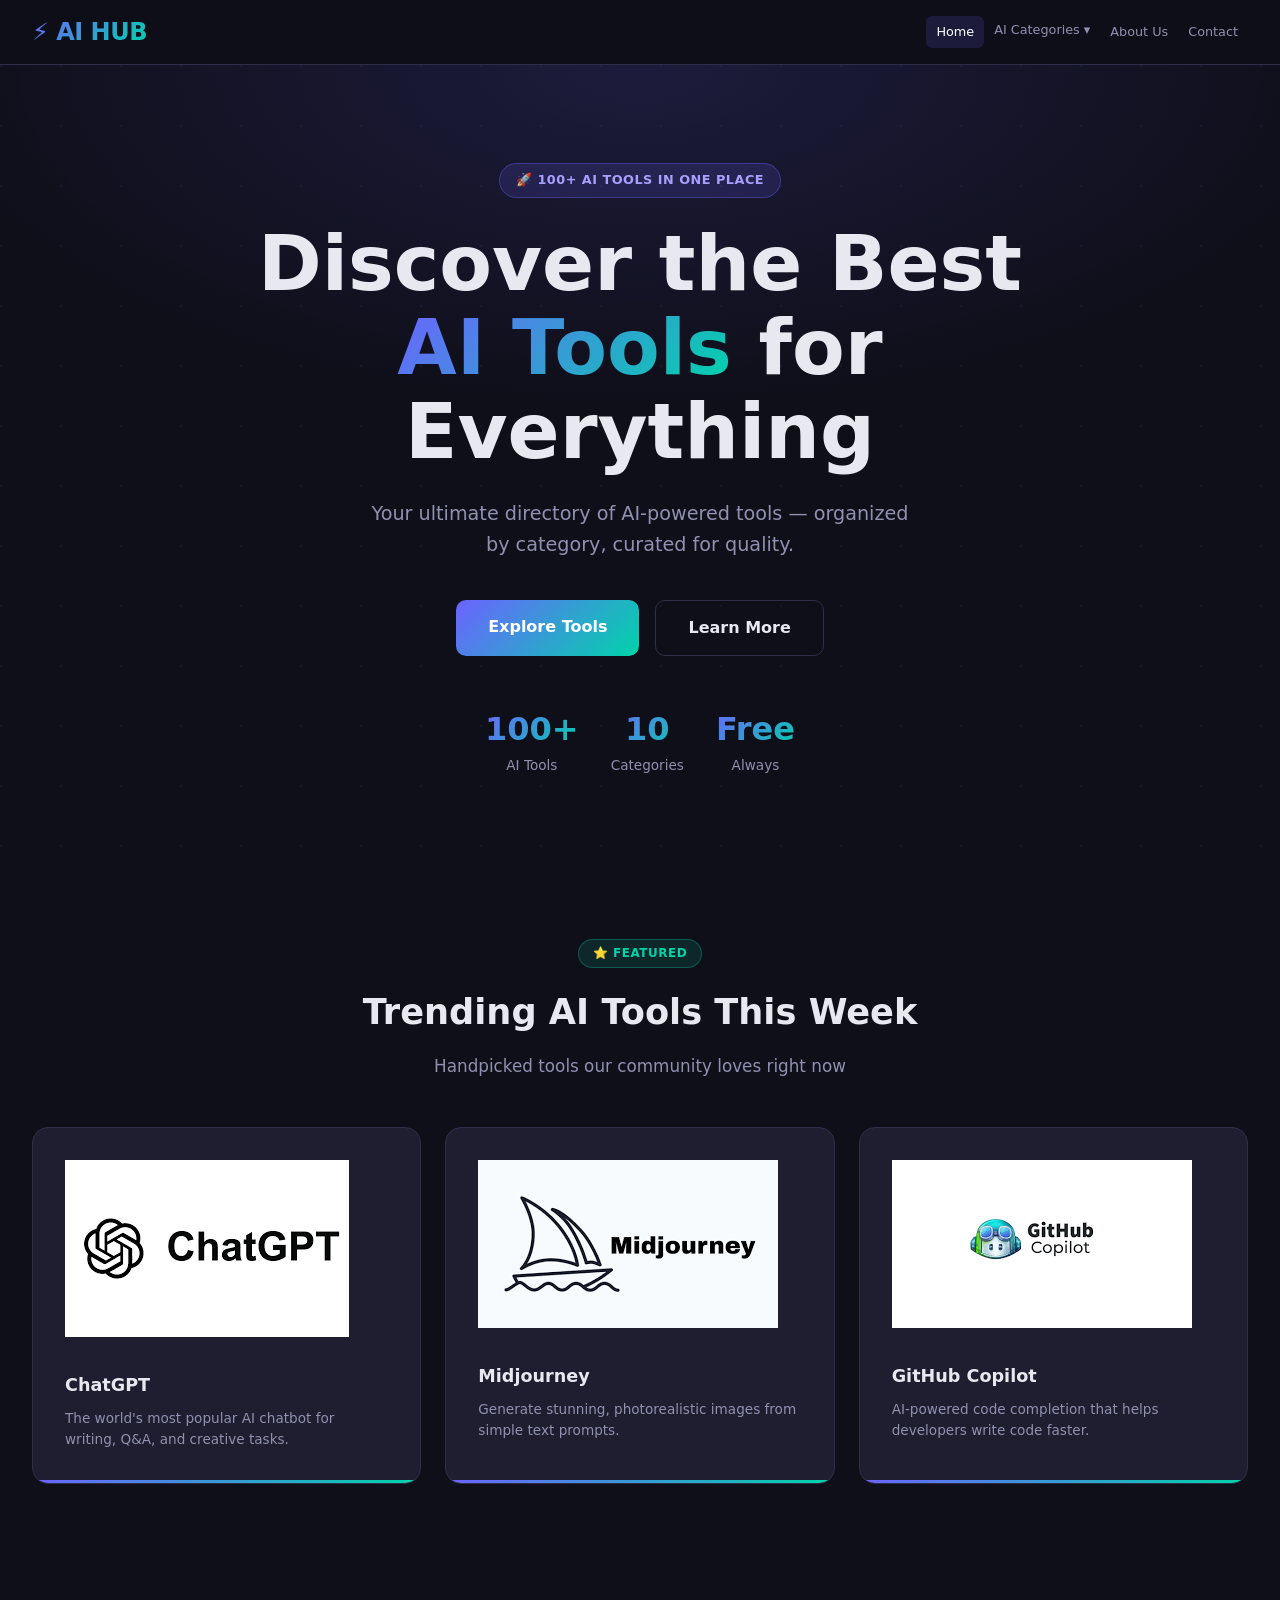
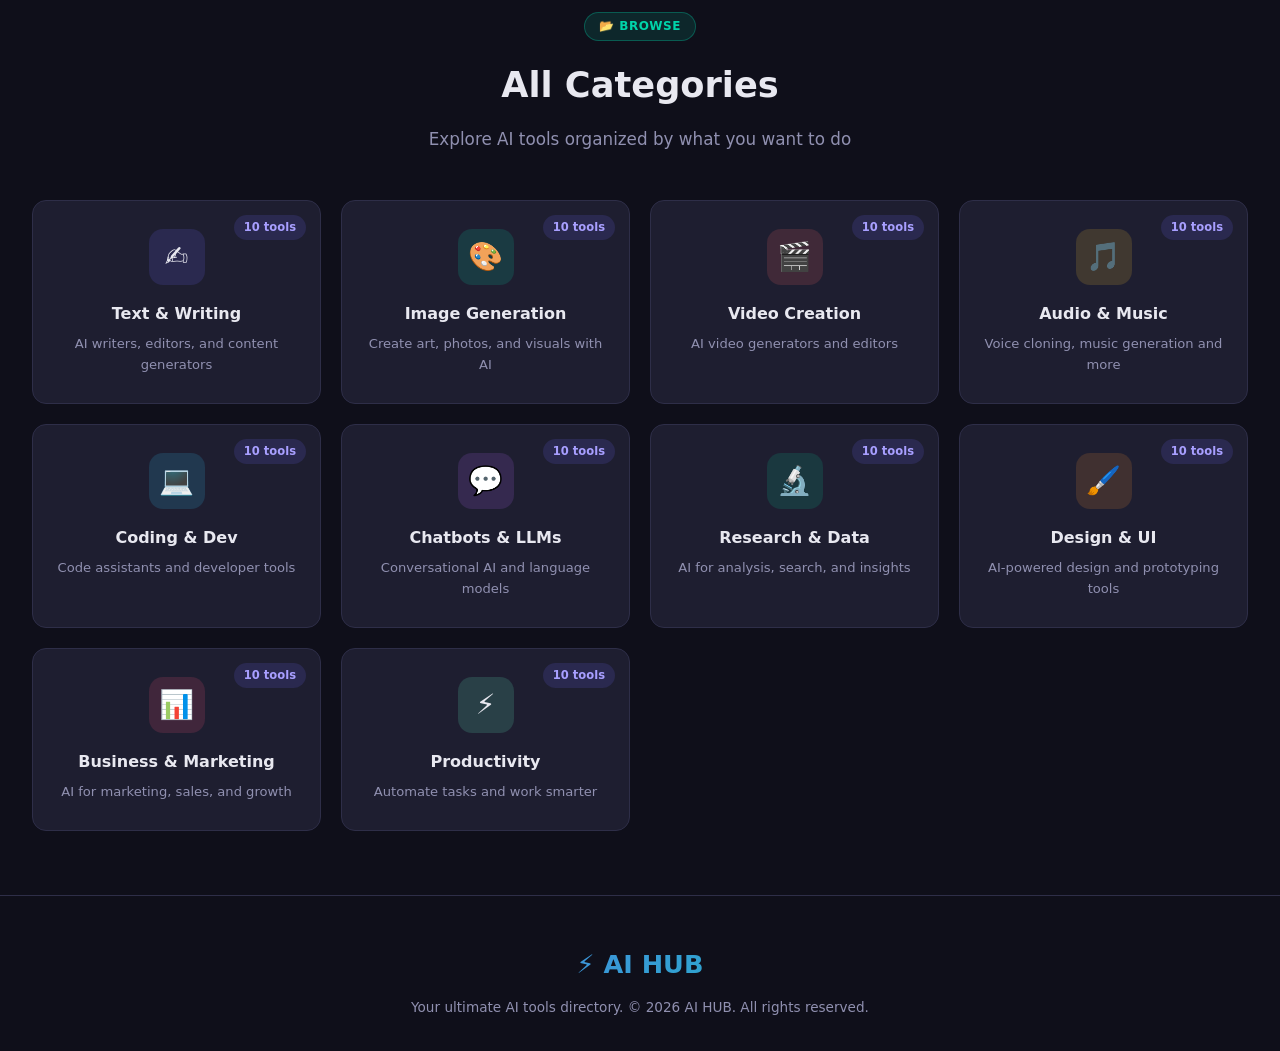
<file: index.html>
<!DOCTYPE html>
<html lang="en">
<head>
  <meta charset="UTF-8" />
  <meta name="viewport" content="width=device-width, initial-scale=1.0"/>
  <title>AI HUB – Your AI Tools Directory</title>
  <link rel="stylesheet" href="style.css" />
  <style>
    .hero {
      min-height: 90vh; display: flex; flex-direction: column;
      align-items: center; justify-content: center;
      text-align: center; padding: 4rem 2rem;
      background: radial-gradient(ellipse 80% 60% at 50% 0%, rgba(108,99,255,0.15) 0%, transparent 70%);
      position: relative; overflow: hidden;
    }
    .hero::before {
      content: ''; position: absolute; inset: 0;
      background: url("data:image/svg+xml,%3Csvg width='60' height='60' xmlns='http://www.w3.org/2000/svg'%3E%3Ccircle cx='1' cy='1' r='1' fill='rgba(108,99,255,0.10)'/%3E%3C/svg%3E");
    }
    .hero-badge {
      display: inline-flex; align-items: center; gap: 6px;
      background: rgba(108,99,255,0.15); border: 1px solid rgba(108,99,255,0.35);
      color: #a89fff; padding: 6px 16px; border-radius: 999px;
      font-size: 0.8rem; font-weight: 600; margin-bottom: 1.5rem;
      letter-spacing: 0.5px; text-transform: uppercase; position: relative;
    }
    .hero h1 {
      font-size: clamp(2.5rem, 6vw, 5rem); font-weight: 900;
      line-height: 1.1; margin-bottom: 1.5rem; max-width: 800px; position: relative;
    }
    .hero h1 span { 
      background: var(--gradient);
      background-clip: text; 
      -webkit-background-clip: text; 
      -webkit-text-fill-color: transparent; 
    }
    .hero p { 
      font-size: 1.2rem; 
      color: var(--text-muted); 
      max-width: 560px; 
      margin-bottom: 2.5rem; 
      position: relative; 
    }
    .hero-btns { 
      display: flex; 
      gap: 1rem; 
      flex-wrap: wrap; 
      justify-content: center; 
      position: relative; 
    }
    .stats { 
      display: flex; 
      gap: 2rem; 
      flex-wrap: wrap; 
      justify-content: center; 
      margin-top: 3rem; 
      position: relative; 
    }
    .stat { 
      text-align: center; 
    }
    .stat-num { 
      font-size: 2rem; 
      font-weight: 800; 
      background: var(--gradient); 
      background-clip: text; 
      -webkit-background-clip: text; 
      -webkit-text-fill-color: transparent; 
    }
    .stat-label { 
      font-size: 0.85rem; 
      color: var(--text-muted); 
    }

    .featured-grid { 
      display: grid; 
      grid-template-columns: 
      repeat(auto-fill, minmax(300px, 1fr)); 
      gap: 1.5rem; 
    }
    .featured-card {
      background: var(--card-bg); border: 1px solid var(--card-border);
      border-radius: 16px; padding: 2rem; transition: all 0.25s;
      position: relative; overflow: hidden; text-decoration: none; color: var(--text); display: block;
    }
    .featured-card::after { content: ''; position: absolute; bottom: 0; left: 0; right: 0; height: 3px; background: var(--gradient); }
    .featured-card:hover { transform: translateY(-4px); border-color: var(--primary); }
    .featured-icon { font-size: 2.5rem; margin-bottom: 1rem; }
    .featured-card h3 { font-size: 1.1rem; font-weight: 700; margin-bottom: 0.5rem; }
    .featured-card p { font-size: 0.85rem; color: var(--text-muted); }

    .categories-grid { display: grid; grid-template-columns: repeat(auto-fill, minmax(240px, 1fr)); gap: 1.25rem; }
    .cat-card {
      background: var(--card-bg); border: 1px solid var(--card-border);
      border-radius: 14px; padding: 1.75rem 1.5rem;
      transition: all 0.25s; text-align: center;
      position: relative; overflow: hidden; text-decoration: none; color: var(--text); display: block;
    }
    .cat-card:hover { transform: translateY(-4px); border-color: var(--primary); }
    .cat-icon {
      width: 56px; height: 56px; border-radius: 14px;
      display: flex; align-items: center; justify-content: center;
      font-size: 1.75rem; margin: 0 auto 1rem;
    }
    .cat-card h3 { font-size: 1rem; font-weight: 700; margin-bottom: 0.4rem; }
    .cat-card p { font-size: 0.82rem; color: var(--text-muted); }
    .cat-count {
      position: absolute; top: 14px; right: 14px;
      background: rgba(108,99,255,0.15); color: #a89fff;
      font-size: 0.72rem; font-weight: 700; padding: 3px 10px; border-radius: 999px;
    }
  </style>
</head>
<body>
  <script src="navbar.js"></script>

  <!-- HERO -->
  <div class="hero">
    <div class="hero-badge">🚀 100+ AI Tools in One Place</div>
    <h1>Discover the Best <span>AI Tools</span> for Everything</h1>
    <p>Your ultimate directory of AI-powered tools — organized by category, curated for quality.</p>
    <div class="hero-btns">
      <a class="btn-primary" href="#categories">Explore Tools</a>
      <a class="btn-outline" href="about.html">Learn More</a>
    </div>
    <div class="stats">
      <div class="stat"><div class="stat-num">100+</div><div class="stat-label">AI Tools</div></div>
      <div class="stat"><div class="stat-num">10</div><div class="stat-label">Categories</div></div>
      <div class="stat"><div class="stat-num">Free</div><div class="stat-label">Always</div></div>
    </div>
  </div>

  <!-- FEATURED -->
  <section>
    <div class="section-header">
      <div class="section-tag">⭐ Featured</div>
      <h2>Trending AI Tools This Week</h2>
      <p>Handpicked tools our community loves right now</p>
    </div>
    <div class="featured-grid">
      <a class="featured-card" href="chat_LLMs.html">
        <div class="featured-icon"><img src="ChatGPT.png" alt="ChatGPT"></div>
        <h3>ChatGPT</h3>
        <p>The world's most popular AI chatbot for writing, Q&amp;A, and creative tasks.</p>
      </a>
      <a class="featured-card" href="image_generation.html">
        <div class="featured-icon"><img src="Midjourney.png" alt="Midjourney"></div>
        <h3>Midjourney</h3>
        <p>Generate stunning, photorealistic images from simple text prompts.</p>
      </a>
      <a class="featured-card" href="coding.html">
        <div class="featured-icon"><img src="GitHub Copilot.png" alt="GitHub Copilot"></div>
        <h3>GitHub Copilot</h3>
        <p>AI-powered code completion that helps developers write code faster.</p>
      </a>
    </div>
  </section>

  <!-- CATEGORIES -->
  <section id="categories">
    <div class="section-header">
      <div class="section-tag">📂 Browse</div>
      <h2>All Categories</h2>
      <p>Explore AI tools organized by what you want to do</p>
    </div>
    <div class="categories-grid">
      <a class="cat-card" href="text_writing.html"><span class="cat-count">10 tools</span><div class="cat-icon" style="background:rgba(108,99,255,0.15)">✍️</div><h3>Text &amp; Writing</h3><p>AI writers, editors, and content generators</p></a>
      <a class="cat-card" href="image_generation.html"><span class="cat-count">10 tools</span><div class="cat-icon" style="background:rgba(0,212,170,0.15)">🎨</div><h3>Image Generation</h3><p>Create art, photos, and visuals with AI</p></a>
      <a class="cat-card" href="video_creation.html"><span class="cat-count">10 tools</span><div class="cat-icon" style="background:rgba(255,100,100,0.15)">🎬</div><h3>Video Creation</h3><p>AI video generators and editors</p></a>
      <a class="cat-card" href="audio_music.html"><span class="cat-count">10 tools</span><div class="cat-icon" style="background:rgba(255,200,50,0.15)">🎵</div><h3>Audio &amp; Music</h3><p>Voice cloning, music generation and more</p></a>
      <a class="cat-card" href="coding.html"><span class="cat-count">10 tools</span><div class="cat-icon" style="background:rgba(50,200,255,0.15)">💻</div><h3>Coding &amp; Dev</h3><p>Code assistants and developer tools</p></a>
      <a class="cat-card" href="chat_LLMs.html"><span class="cat-count">10 tools</span><div class="cat-icon" style="background:rgba(180,100,255,0.15)">💬</div><h3>Chatbots &amp; LLMs</h3><p>Conversational AI and language models</p></a>
      <a class="cat-card" href="research_data.html"><span class="cat-count">10 tools</span><div class="cat-icon" style="background:rgba(0,200,150,0.15)">🔬</div><h3>Research &amp; Data</h3><p>AI for analysis, search, and insights</p></a>
      <a class="cat-card" href="design_UI.html"><span class="cat-count">10 tools</span><div class="cat-icon" style="background:rgba(255,150,50,0.15)">🖌️</div><h3>Design &amp; UI</h3><p>AI-powered design and prototyping tools</p></a>
      <a class="cat-card" href="business_marketing.html"><span class="cat-count">10 tools</span><div class="cat-icon" style="background:rgba(255,80,120,0.15)">📊</div><h3>Business &amp; Marketing</h3><p>AI for marketing, sales, and growth</p></a>
      <a class="cat-card" href="productivity.html"><span class="cat-count">10 tools</span><div class="cat-icon" style="background:rgba(100,255,200,0.15)">⚡</div><h3>Productivity</h3><p>Automate tasks and work smarter</p></a>
    </div>
  </section>

  <footer>
    <div class="footer-inner">
      <div class="footer-logo">⚡ AI HUB</div>
      <p>Your ultimate AI tools directory. &copy; 2026 AI HUB. All rights reserved.</p>
    </div>
  </footer>
</body>
</html>
</file>
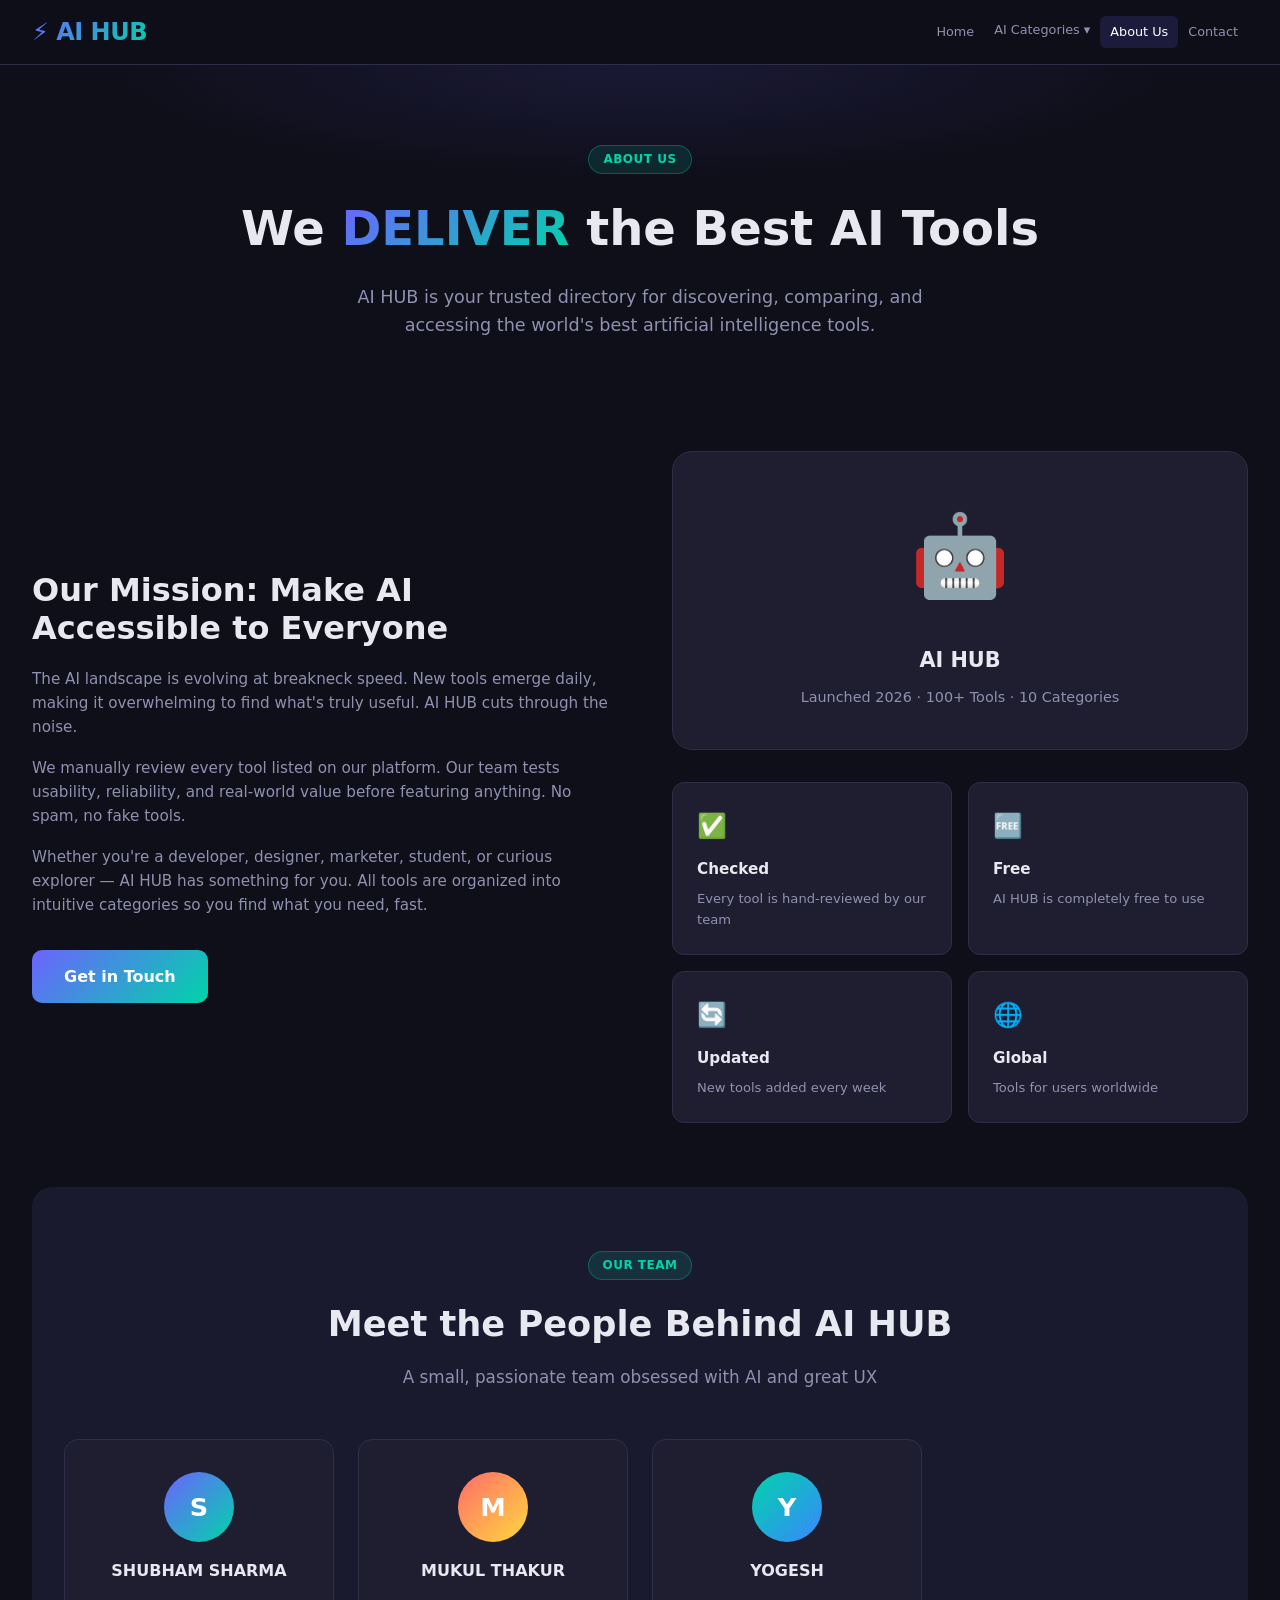
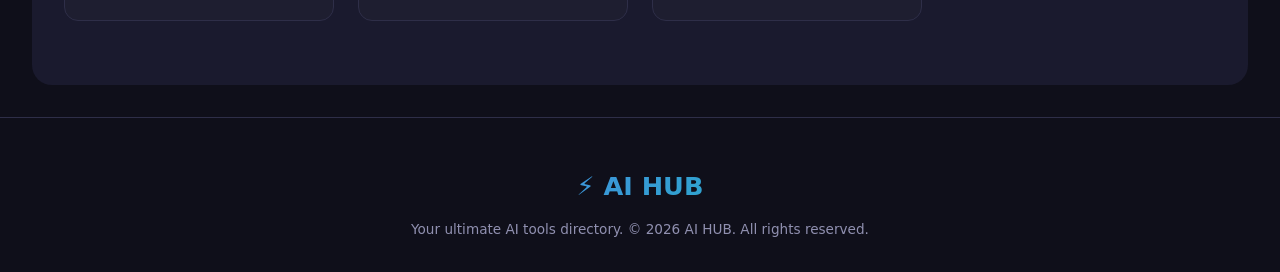
<file: about.html>
<!DOCTYPE html>
<html lang="en">
<head>
  <meta charset="UTF-8" />
  <meta name="viewport" content="width=device-width, initial-scale=1.0"/>
  <title>About Us – AI HUB</title>
  <link rel="stylesheet" href="style.css" />
  <style>
    .about-hero {
      text-align: center; padding: 5rem 2rem 3rem;
      background: radial-gradient(ellipse 60% 50% at 50% 0%, rgba(108,99,255,0.12) 0%, transparent 70%);
    }
    .about-hero h1 { font-size: 3rem; font-weight: 900; margin-bottom: 1rem; }
    .about-hero h1 span { background: var(--gradient); background-clip: text; -webkit-background-clip: text; -webkit-text-fill-color: transparent; }
    .about-hero p { color: var(--text-muted); font-size: 1.1rem; max-width: 600px; margin: 0 auto; }

    .about-grid { display: grid; grid-template-columns: 1fr 1fr; gap: 4rem; align-items: center; }
    @media(max-width:768px){ .about-grid { grid-template-columns: 1fr; gap: 2rem; } }
    .about-text h2 { font-size: 2rem; font-weight: 800; margin-bottom: 1.2rem; line-height: 1.2; }
    .about-text p { color: var(--text-muted); margin-bottom: 1rem; font-size: 0.95rem; }

    .about-visual {
      background: var(--card-bg); border: 1px solid var(--card-border);
      border-radius: 20px; padding: 2.5rem; text-align: center;
    }
    .about-visual-icon { font-size: 5rem; margin-bottom: 1.5rem; }

    .values-grid { display: grid; grid-template-columns: 1fr 1fr; gap: 1rem; margin-top: 2rem; }
    .value-card { background: var(--card-bg); border: 1px solid var(--card-border); border-radius: 12px; padding: 1.5rem; }
    .value-icon { font-size: 1.5rem; margin-bottom: 0.75rem; }
    .value-card h4 { font-size: 0.95rem; font-weight: 700; margin-bottom: 0.4rem; }
    .value-card p { font-size: 0.82rem; color: var(--text-muted); }

    .team-section { background: var(--dark2); border-radius: 20px; margin: 0 2rem 2rem; padding: 4rem 2rem; }
    .team-grid { display: grid; grid-template-columns: repeat(auto-fill, minmax(220px, 1fr)); gap: 1.5rem; max-width: 1300px; margin: 0 auto; }
    .team-card { background: var(--card-bg); border: 1px solid var(--card-border); border-radius: 14px; padding: 2rem 1.5rem; text-align: center; }
    .team-avatar {
      width: 70px; height: 70px; border-radius: 50%; margin: 0 auto 1rem;
      display: flex; align-items: center; justify-content: center;
      font-size: 1.6rem; font-weight: 800; color: #fff;
    }
    .team-card h4 { font-size: 1rem; font-weight: 700; }
    .team-card p { font-size: 0.82rem; color: var(--text-muted); margin-top: 0.25rem; }
  </style>
</head>
<body>
  <script src="navbar.js"></script>

  <div class="about-hero">
    <div class="section-tag">About Us</div>
    <h1>We <span>DELIVER</span> the Best AI Tools</h1>
    <p>AI HUB is your trusted directory for discovering, comparing, and accessing the world's best artificial intelligence tools.</p>
  </div>

  <section>
    <div class="about-grid">
      <div class="about-text">
        <h2>Our Mission: Make AI Accessible to Everyone</h2>
        <p>The AI landscape is evolving at breakneck speed. New tools emerge daily, making it overwhelming to find what's truly useful. AI HUB cuts through the noise.</p>
        <p>We manually review every tool listed on our platform. Our team tests usability, reliability, and real-world value before featuring anything. No spam, no fake tools.</p>
        <p>Whether you're a developer, designer, marketer, student, or curious explorer — AI HUB has something for you. All tools are organized into intuitive categories so you find what you need, fast.</p>
        <a class="btn-primary" style="margin-top:1rem" href="contact.html">Get in Touch</a>
      </div>
      <div>
        <div class="about-visual">
          <div class="about-visual-icon">🤖</div>
          <h3 style="font-size:1.3rem;font-weight:800;margin-bottom:0.5rem">AI HUB</h3>
          <p style="color:var(--text-muted);font-size:0.9rem">Launched 2026 &middot; 100+ Tools &middot; 10 Categories</p>
        </div>
        <div class="values-grid">
          <div class="value-card"><div class="value-icon">✅</div><h4>Checked</h4><p>Every tool is hand-reviewed by our team</p></div>
          <div class="value-card"><div class="value-icon">🆓</div><h4>Free</h4><p>AI HUB is completely free to use</p></div>
          <div class="value-card"><div class="value-icon">🔄</div><h4>Updated</h4><p>New tools added every week</p></div>
          <div class="value-card"><div class="value-icon">🌐</div><h4>Global</h4><p>Tools for users worldwide</p></div>
        </div>
      </div>
    </div>
  </section>

  <div class="team-section">
    <div style="text-align:center;margin-bottom:3rem">
      <div class="section-tag">Our Team</div>
      <h2 style="font-size:2.2rem;font-weight:800;margin-bottom:0.75rem">Meet the People Behind AI HUB</h2>
      <p style="color:var(--text-muted);font-size:1.05rem">A small, passionate team obsessed with AI and great UX</p>
    </div>
    <div class="team-grid">
      <div class="team-card">
        <div class="team-avatar" style="background:linear-gradient(135deg,#6C63FF,#00D4AA)">S</div>
        <h4>SHUBHAM SHARMA</h4><p></p>
      </div>
      <div class="team-card">
        <div class="team-avatar" style="background:linear-gradient(135deg,#FF6B6B,#FFD93D)">M</div>
        <h4>MUKUL THAKUR</h4><p></p>
      </div>
      <div class="team-card">
        <div class="team-avatar" style="background:linear-gradient(135deg,#00D4AA,#3A86FF)">Y</div>
        <h4>YOGESH</h4><p></p>
      </div>
      
    </div>
  </div>

  <footer>
    <div class="footer-inner">
      <div class="footer-logo">⚡ AI HUB</div>
      <p>Your ultimate AI tools directory. &copy; 2026 AI HUB. All rights reserved.</p>
    </div>
  </footer>
</body>
</html>
</file>
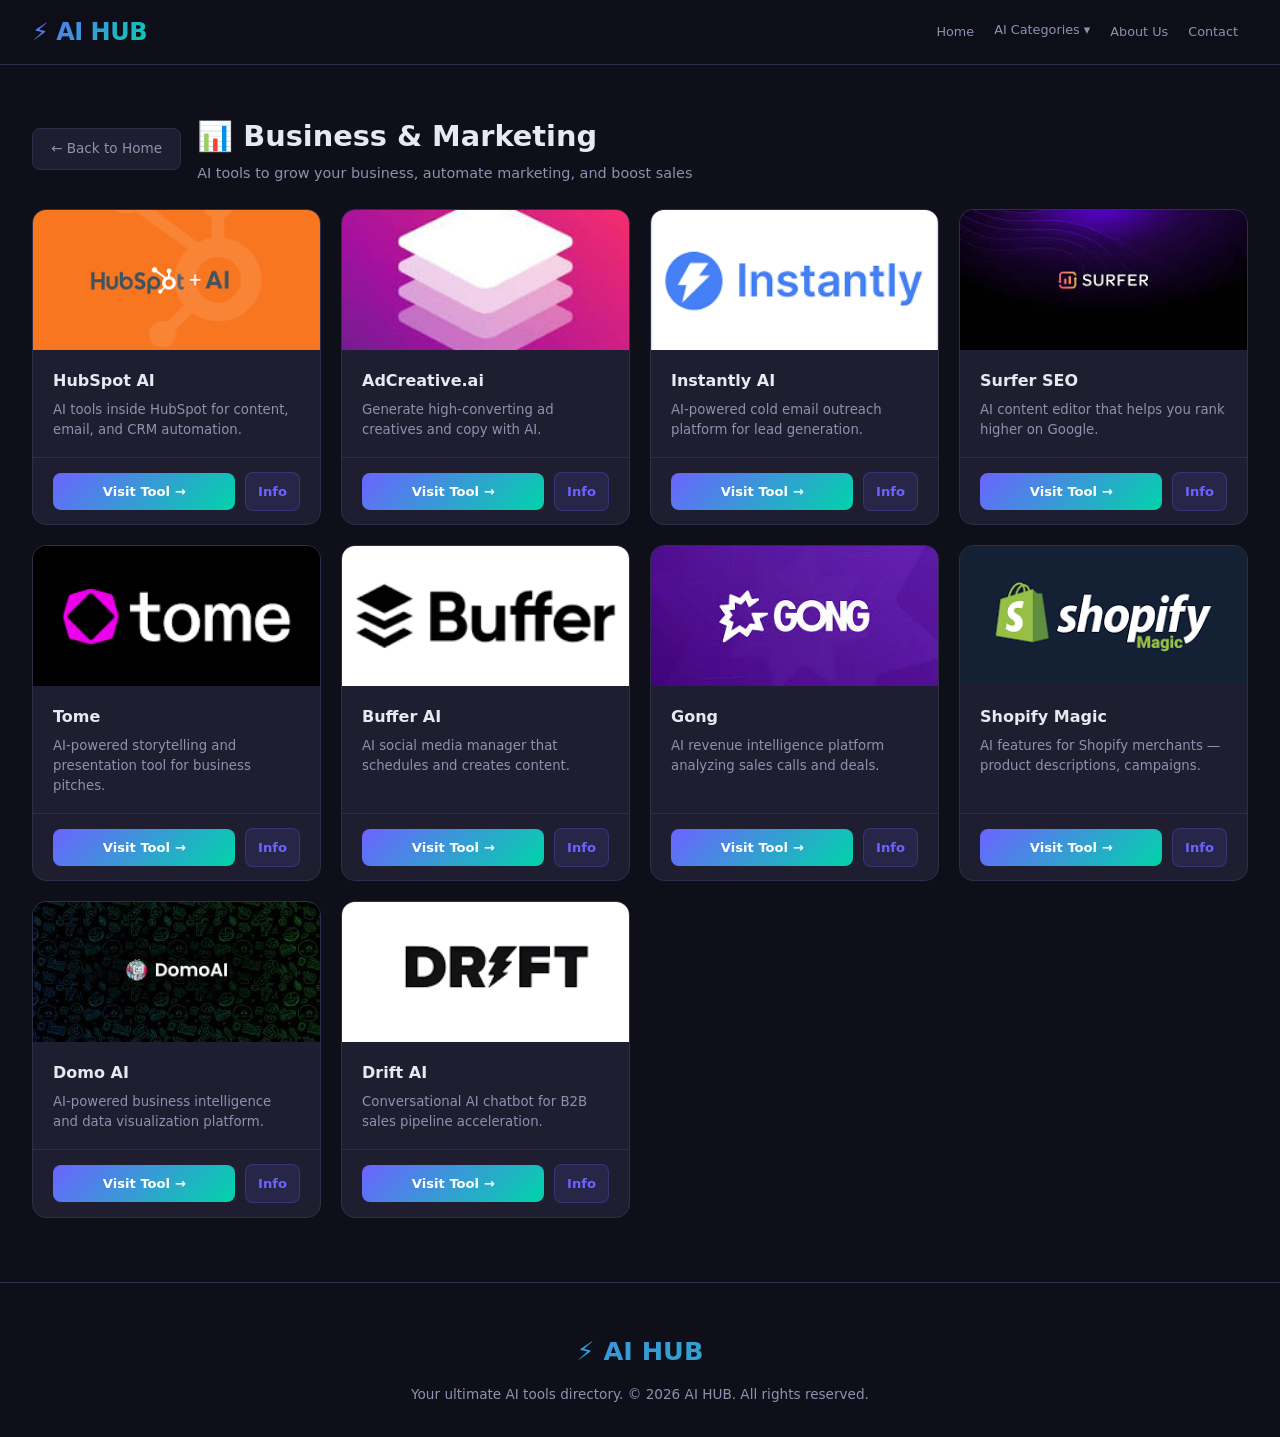
<file: business_marketing.html>
<!DOCTYPE html>
<html lang="en">
<head>
  <meta charset="UTF-8" />
  <meta name="viewport" content="width=device-width, initial-scale=1.0"/>
  <title>📊 Business & Marketing – AI HUB</title>
  <link rel="stylesheet" href="style.css" />
</head>
<body>
  <script src="navbar.js"></script>

  <div class="page-header">
    <a class="back-btn" href="index.html">← Back to Home</a>
    <div class="page-header-text">
      <h1>📊 Business & Marketing</h1>
      <p>AI tools to grow your business, automate marketing, and boost sales</p>
    </div>
  </div>

  <div class="tools-grid">
      <div class="tool-card">
        <div class="tool-img"><img src="HubSpot AI.png" alt="HubSpot AI"></div>
        <div class="tool-body">
          <div class="tool-name">
            HubSpot AI
            
          </div>
          <div class="tool-desc">AI tools inside HubSpot for content, email, and CRM automation.</div>
        </div>
        <div class="tool-footer">
          <!-- ===== ADD YOUR TOOL LINK BELOW (replace # with the actual URL) ===== -->
          <a class="tool-visit-btn" href="https://www.hubspot.com/ai" target="_blank" rel="noopener">Visit Tool →</a>
          <a class="tool-info-btn" href="https://www.hubspot.com/ai" target="_blank" rel="noopener">Info</a>
        </div>
      </div>
      <div class="tool-card">
        <div class="tool-img"><img src="AdCreative.ai.png" alt=""></div>
        <div class="tool-body">
          <div class="tool-name">
            AdCreative.ai
            
          </div>
          <div class="tool-desc">Generate high-converting ad creatives and copy with AI.</div>
        </div>
        <div class="tool-footer">
          <!-- ===== ADD YOUR TOOL LINK BELOW (replace # with the actual URL) ===== -->
          <a class="tool-visit-btn" href="https://www.adcreative.ai/" target="_blank" rel="noopener">Visit Tool →</a>
          <a class="tool-info-btn" href="https://www.adcreative.ai/" target="_blank" rel="noopener">Info</a>
        </div>
      </div>
      <div class="tool-card">
        <div class="tool-img"><img src="Instantly AI.png" alt="Instantly AI"></div>
        <div class="tool-body">
          <div class="tool-name">
            Instantly AI
            
          </div>
          <div class="tool-desc">AI-powered cold email outreach platform for lead generation.</div>
        </div>
        <div class="tool-footer">
          <!-- ===== ADD YOUR TOOL LINK BELOW (replace # with the actual URL) ===== -->
          <a class="tool-visit-btn" href="https://www.instantly.ai/" target="_blank" rel="noopener">Visit Tool →</a>
          <a class="tool-info-btn" href="https://www.instantly.ai/" target="_blank" rel="noopener">Info</a>
        </div>
      </div>
      <div class="tool-card">
        <div class="tool-img"><img src="Surfer SEO.jfif" alt="Surfer SEO"></div>
        <div class="tool-body">
          <div class="tool-name">
            Surfer SEO
            
          </div>
          <div class="tool-desc">AI content editor that helps you rank higher on Google.</div>
        </div>
        <div class="tool-footer">
          <!-- ===== ADD YOUR TOOL LINK BELOW (replace # with the actual URL) ===== -->
          <a class="tool-visit-btn" href="https://www.surferseo.com/" target="_blank" rel="noopener">Visit Tool →</a>
          <a class="tool-info-btn" href="https://www.surferseo.com/" target="_blank" rel="noopener">Info</a>
        </div>
      </div>
      <div class="tool-card">
        <div class="tool-img"><img src="Tome.png" alt="Tome"></div>
        <div class="tool-body">
          <div class="tool-name">
            Tome
            
          </div>
          <div class="tool-desc">AI-powered storytelling and presentation tool for business pitches.</div>
        </div>
        <div class="tool-footer">
          <!-- ===== ADD YOUR TOOL LINK BELOW (replace # with the actual URL) ===== -->
          <a class="tool-visit-btn" href="https://www.tome.ai/" target="_blank" rel="noopener">Visit Tool →</a>
          <a class="tool-info-btn" href="https://www.tome.ai/" target="_blank" rel="noopener">Info</a>
        </div>
      </div>
      <div class="tool-card">
        <div class="tool-img"><img src="Buffer AI.png" alt="Buffer AI"></div>
        <div class="tool-body">
          <div class="tool-name">
            Buffer AI
            
          </div>
          <div class="tool-desc">AI social media manager that schedules and creates content.</div>
        </div>
        <div class="tool-footer">
          <!-- ===== ADD YOUR TOOL LINK BELOW (replace # with the actual URL) ===== -->
          <a class="tool-visit-btn" href="https://www.buffer.com/ai" target="_blank" rel="noopener">Visit Tool →</a>
          <a class="tool-info-btn" href="https://www.buffer.com/ai" target="_blank" rel="noopener">Info</a>
        </div>
      </div>
      <div class="tool-card">
        <div class="tool-img"><img src="Gong.jfif" alt="Gong"></div>
        <div class="tool-body">
          <div class="tool-name">
            Gong
            
          </div>
          <div class="tool-desc">AI revenue intelligence platform analyzing sales calls and deals.</div>
        </div>
        <div class="tool-footer">
          <!-- ===== ADD YOUR TOOL LINK BELOW (replace # with the actual URL) ===== -->
          <a class="tool-visit-btn" href="https://www.gong.io/" target="_blank" rel="noopener">Visit Tool →</a>
          <a class="tool-info-btn" href="https://www.gong.io/" target="_blank" rel="noopener">Info</a>
        </div>
      </div>
      <div class="tool-card">
        <div class="tool-img"><img src="Shopify Magic.png" alt="Shopify Magic"></div>
        <div class="tool-body">
          <div class="tool-name">
            Shopify Magic
            
          </div>
          <div class="tool-desc">AI features for Shopify merchants — product descriptions, campaigns.</div>
        </div>
        <div class="tool-footer">
          <!-- ===== ADD YOUR TOOL LINK BELOW (replace # with the actual URL) ===== -->
          <a class="tool-visit-btn" href="https://www.shopify.com/magic" target="_blank" rel="noopener">Visit Tool →</a>
          <a class="tool-info-btn" href="https://www.shopify.com/magic" target="_blank" rel="noopener">Info</a>
        </div>
      </div>
      <div class="tool-card">
        <div class="tool-img"><img src="Domo AI.jfif" alt="Domo AI"></div>
        <div class="tool-body">
          <div class="tool-name">
            Domo AI
            
          </div>
          <div class="tool-desc">AI-powered business intelligence and data visualization platform.</div>
        </div>
        <div class="tool-footer">
          <!-- ===== ADD YOUR TOOL LINK BELOW (replace # with the actual URL) ===== -->
          <a class="tool-visit-btn" href="https://www.domo.com/ai/" target="_blank" rel="noopener">Visit Tool →</a>
          <a class="tool-info-btn" href="https://www.domo.com/ai/" target="_blank" rel="noopener">Info</a>
        </div>
      </div>
      <div class="tool-card">
        <div class="tool-img"><img src="Drift AI.png" alt="Drift AI"></div>
        <div class="tool-body">
          <div class="tool-name">
            Drift AI
            
          </div>
          <div class="tool-desc">Conversational AI chatbot for B2B sales pipeline acceleration.</div>
        </div>
        <div class="tool-footer">
          <!-- ===== ADD YOUR TOOL LINK BELOW (replace # with the actual URL) ===== -->
          <a class="tool-visit-btn" href="https://www.drift.com/ai/" target="_blank" rel="noopener">Visit Tool →</a>
          <a class="tool-info-btn" href="https://www.drift.com/ai/" target="_blank" rel="noopener">Info</a>
        </div>
      </div>
  </div>

  <footer>
    <div class="footer-inner">
      <div class="footer-logo">⚡ AI HUB</div>
      <p>Your ultimate AI tools directory. &copy; 2026 AI HUB. All rights reserved.</p>
    </div>
  </footer>
</body>
</html>
</file>
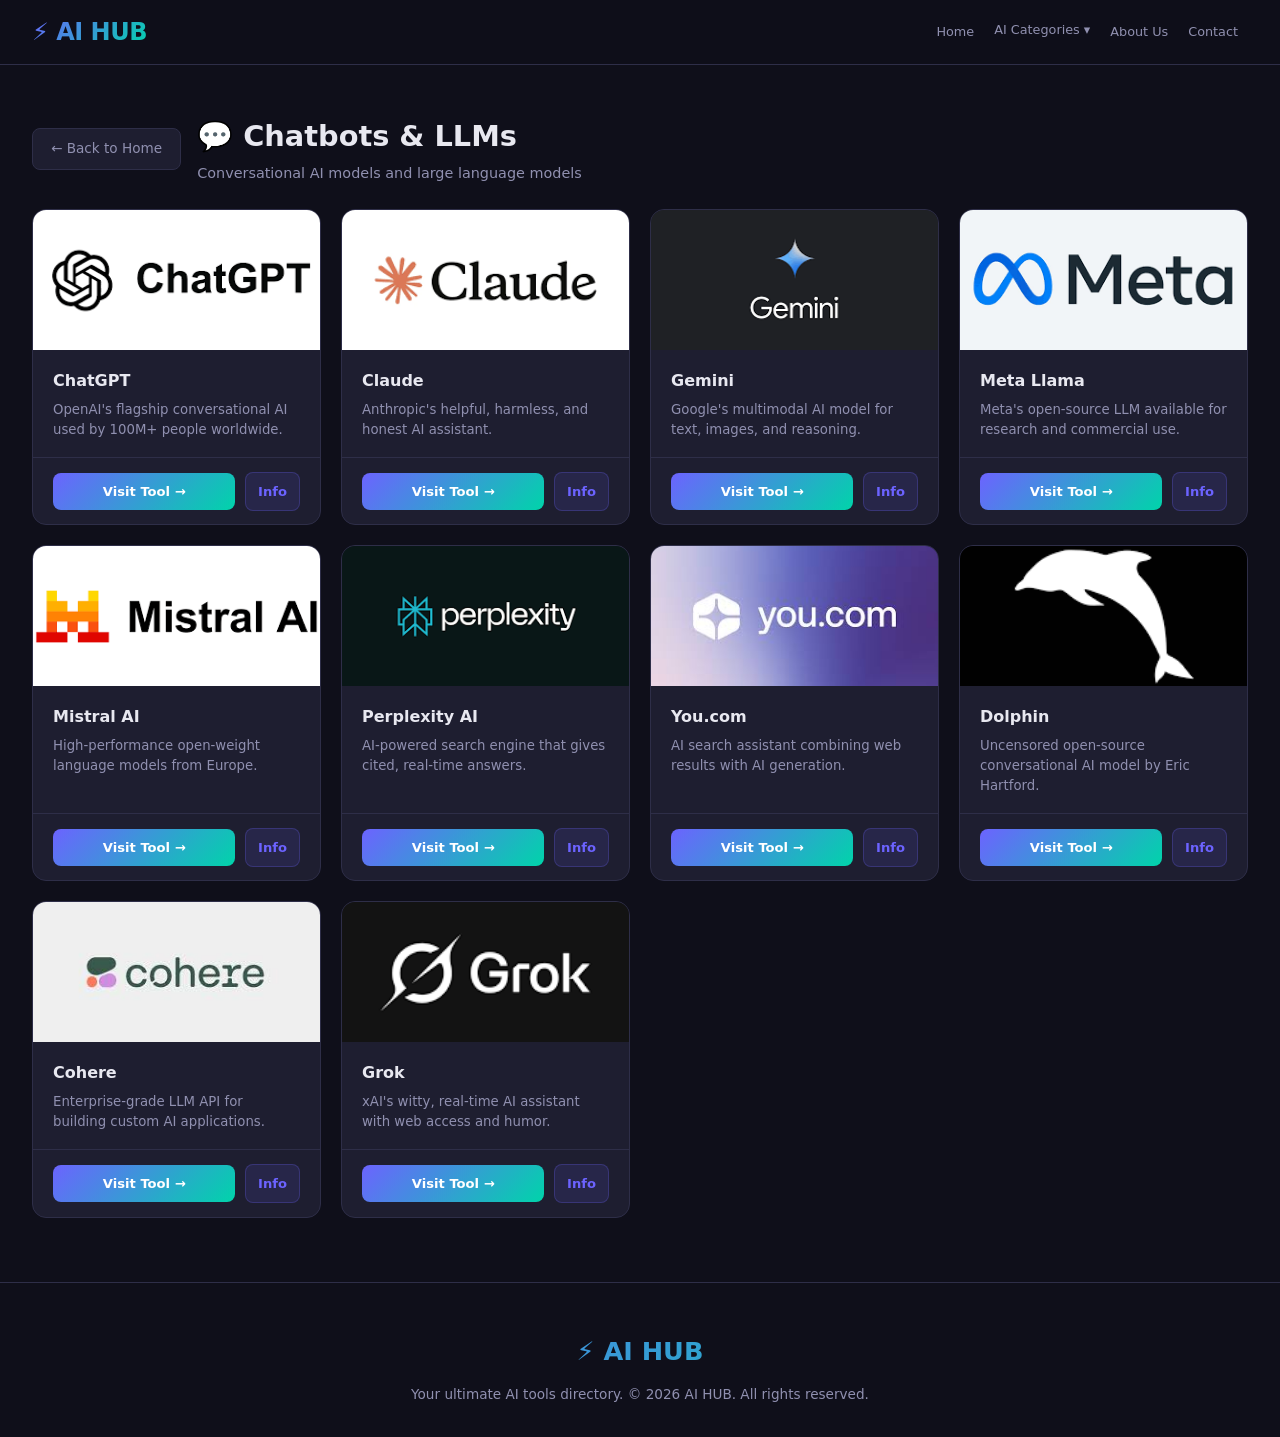
<file: chat_LLMs.html>
<!DOCTYPE html>
<html lang="en">
<head>
  <meta charset="UTF-8" />
  <meta name="viewport" content="width=device-width, initial-scale=1.0"/>
  <title>💬 Chatbots & LLMs – AI HUB</title>
  <link rel="stylesheet" href="style.css" />
</head>
<body>
  <script src="navbar.js"></script>

  <div class="page-header">
    <a class="back-btn" href="index.html">← Back to Home</a>
    <div class="page-header-text">
      <h1>💬 Chatbots & LLMs</h1>
      <p>Conversational AI models and large language models</p>
    </div>
  </div>

  <div class="tools-grid">
      <div class="tool-card">
        <div class="tool-img"><img src="ChatGPT.png" alt="ChatGPT"></div>
        <div class="tool-body">
          <div class="tool-name">
            ChatGPT
            
          </div>
          <div class="tool-desc">OpenAI's flagship conversational AI used by 100M+ people worldwide.</div>
        </div>
        <div class="tool-footer">
          <!-- ===== ADD YOUR TOOL LINK BELOW (replace # with the actual URL) ===== -->
          <a class="tool-visit-btn" href="https://chat.openai.com/" target="_blank" rel="noopener">Visit Tool →</a>
          <a class="tool-info-btn" href="https://openai.com/chatgpt/" target="_blank" rel="noopener">Info</a>
        </div>
      </div>
      <div class="tool-card">
        <div class="tool-img"><img src="Claude.png" alt="Claude"></div>
        <div class="tool-body">
          <div class="tool-name">
            Claude
            
          </div>
          <div class="tool-desc">Anthropic's helpful, harmless, and honest AI assistant.</div>
        </div>
        <div class="tool-footer">
          <!-- ===== ADD YOUR TOOL LINK BELOW (replace # with the actual URL) ===== -->
          <a class="tool-visit-btn" href="https://claude.ai/" target="_blank" rel="noopener">Visit Tool →</a>
          <a class="tool-info-btn" href="https://claude.ai/" target="_blank" rel="noopener">Info</a>
        </div>
      </div>
      <div class="tool-card">
        <div class="tool-img"><img src="Gemini.png" alt="Gemini"></div>
        <div class="tool-body">
          <div class="tool-name">
            Gemini
          </div>
          <div class="tool-desc">Google's multimodal AI model for text, images, and reasoning.</div>
        </div>
        <div class="tool-footer">
          <!-- ===== ADD YOUR TOOL LINK BELOW (replace # with the actual URL) ===== -->
          <a class="tool-visit-btn" href="https://gemini.google.com/" target="_blank" rel="noopener">Visit Tool →</a>
          <a class="tool-info-btn" href="https://gemini.google.com/" target="_blank" rel="noopener">Info</a>
        </div>
      </div>
      <div class="tool-card">
        <div class="tool-img"><img src="Meta Llama.png" alt="Meta Llama"></div>
        <div class="tool-body">
          <div class="tool-name">
            Meta Llama
            
          </div>
          <div class="tool-desc">Meta's open-source LLM available for research and commercial use.</div>
        </div>
        <div class="tool-footer">
          <!-- ===== ADD YOUR TOOL LINK BELOW (replace # with the actual URL) ===== -->
          <a class="tool-visit-btn" href="https://llama.meta.com/" target="_blank" rel="noopener">Visit Tool →</a>
          <a class="tool-info-btn" href="https://llama.meta.com/" target="_blank" rel="noopener">Info</a>
        </div>
      </div>
      <div class="tool-card">
        <div class="tool-img"><img src="Mistral Ai.png" alt="Mistral AI"></div>
        <div class="tool-body">
          <div class="tool-name">
            Mistral AI
            
          </div>
          <div class="tool-desc">High-performance open-weight language models from Europe.</div>
        </div>
        <div class="tool-footer">
          <!-- ===== ADD YOUR TOOL LINK BELOW (replace # with the actual URL) ===== -->
          <a class="tool-visit-btn" href="https://mistral.ai/" target="_blank" rel="noopener">Visit Tool →</a>
          <a class="tool-info-btn" href="https://mistral.ai/" target="_blank" rel="noopener">Info</a>
        </div>
      </div>
      <div class="tool-card">
        <div class="tool-img"><img src="Perplexity AI.png" alt="Perplexity AI"></div>
        <div class="tool-body">
          <div class="tool-name">
            Perplexity AI
            
          </div>
          <div class="tool-desc">AI-powered search engine that gives cited, real-time answers.</div>
        </div>
        <div class="tool-footer">
          <!-- ===== ADD YOUR TOOL LINK BELOW (replace # with the actual URL) ===== -->
          <a class="tool-visit-btn" href="https://www.perplexity.ai/" target="_blank" rel="noopener">Visit Tool →</a>
          <a class="tool-info-btn" href="https://www.perplexity.ai/" target="_blank" rel="noopener">Info</a>
        </div>
      </div>
      <div class="tool-card">
        <div class="tool-img"><img src="You.com.png" alt="You.com"></div>
        <div class="tool-body">
          <div class="tool-name">
            You.com
            
          </div>
          <div class="tool-desc">AI search assistant combining web results with AI generation.</div>
        </div>
        <div class="tool-footer">
          <!-- ===== ADD YOUR TOOL LINK BELOW (replace # with the actual URL) ===== -->
          <a class="tool-visit-btn" href="https://you.com/" target="_blank" rel="noopener">Visit Tool →</a>
          <a class="tool-info-btn" href="https://you.com/" target="_blank" rel="noopener">Info</a>
        </div>
      </div>
      <div class="tool-card">
        <div class="tool-img"><img src="Dolphin.png" alt="Dolphin"></div>
        <div class="tool-body">
          <div class="tool-name">
            Dolphin
            
          </div>
          <div class="tool-desc">Uncensored open-source conversational AI model by Eric Hartford.</div>
        </div>
        <div class="tool-footer">
          <!-- ===== ADD YOUR TOOL LINK BELOW (replace # with the actual URL) ===== -->
          <a class="tool-visit-btn" href="https://dolphin.ai/" target="_blank" rel="noopener">Visit Tool →</a>
          <a class="tool-info-btn" href="https://dolphin.ai/" target="_blank" rel="noopener">Info</a>
        </div>
      </div>
      <div class="tool-card">
        <div class="tool-img"><img src="Cohere.jfif" alt="Cohere"></div>
        <div class="tool-body">
          <div class="tool-name">
            Cohere
            
          </div>
          <div class="tool-desc">Enterprise-grade LLM API for building custom AI applications.</div>
        </div>
        <div class="tool-footer">
          <!-- ===== ADD YOUR TOOL LINK BELOW (replace # with the actual URL) ===== -->
          <a class="tool-visit-btn" href="https://cohere.ai/" target="_blank" rel="noopener">Visit Tool →</a>
          <a class="tool-info-btn" href="https://cohere.ai/" target="_blank" rel="noopener">Info</a>
        </div>
      </div>
      <div class="tool-card">
        <div class="tool-img"><img src="Grok.png" alt="Grok"></div>
        <div class="tool-body">
          <div class="tool-name">
            Grok
            
          </div>
          <div class="tool-desc">xAI's witty, real-time AI assistant with web access and humor.</div>
        </div>
        <div class="tool-footer">
          <!-- ===== ADD YOUR TOOL LINK BELOW (replace # with the actual URL) ===== -->
          <a class="tool-visit-btn" href="https://grok.ai/" target="_blank" rel="noopener">Visit Tool →</a>
          <a class="tool-info-btn" href="https://grok.ai/" target="_blank" rel="noopener">Info</a>
        </div>
      </div>
  </div>

  <footer>
    <div class="footer-inner">
      <div class="footer-logo">⚡ AI HUB</div>
      <p>Your ultimate AI tools directory. &copy; 2026 AI HUB. All rights reserved.</p>
    </div>
  </footer>
</body>
</html>
</file>
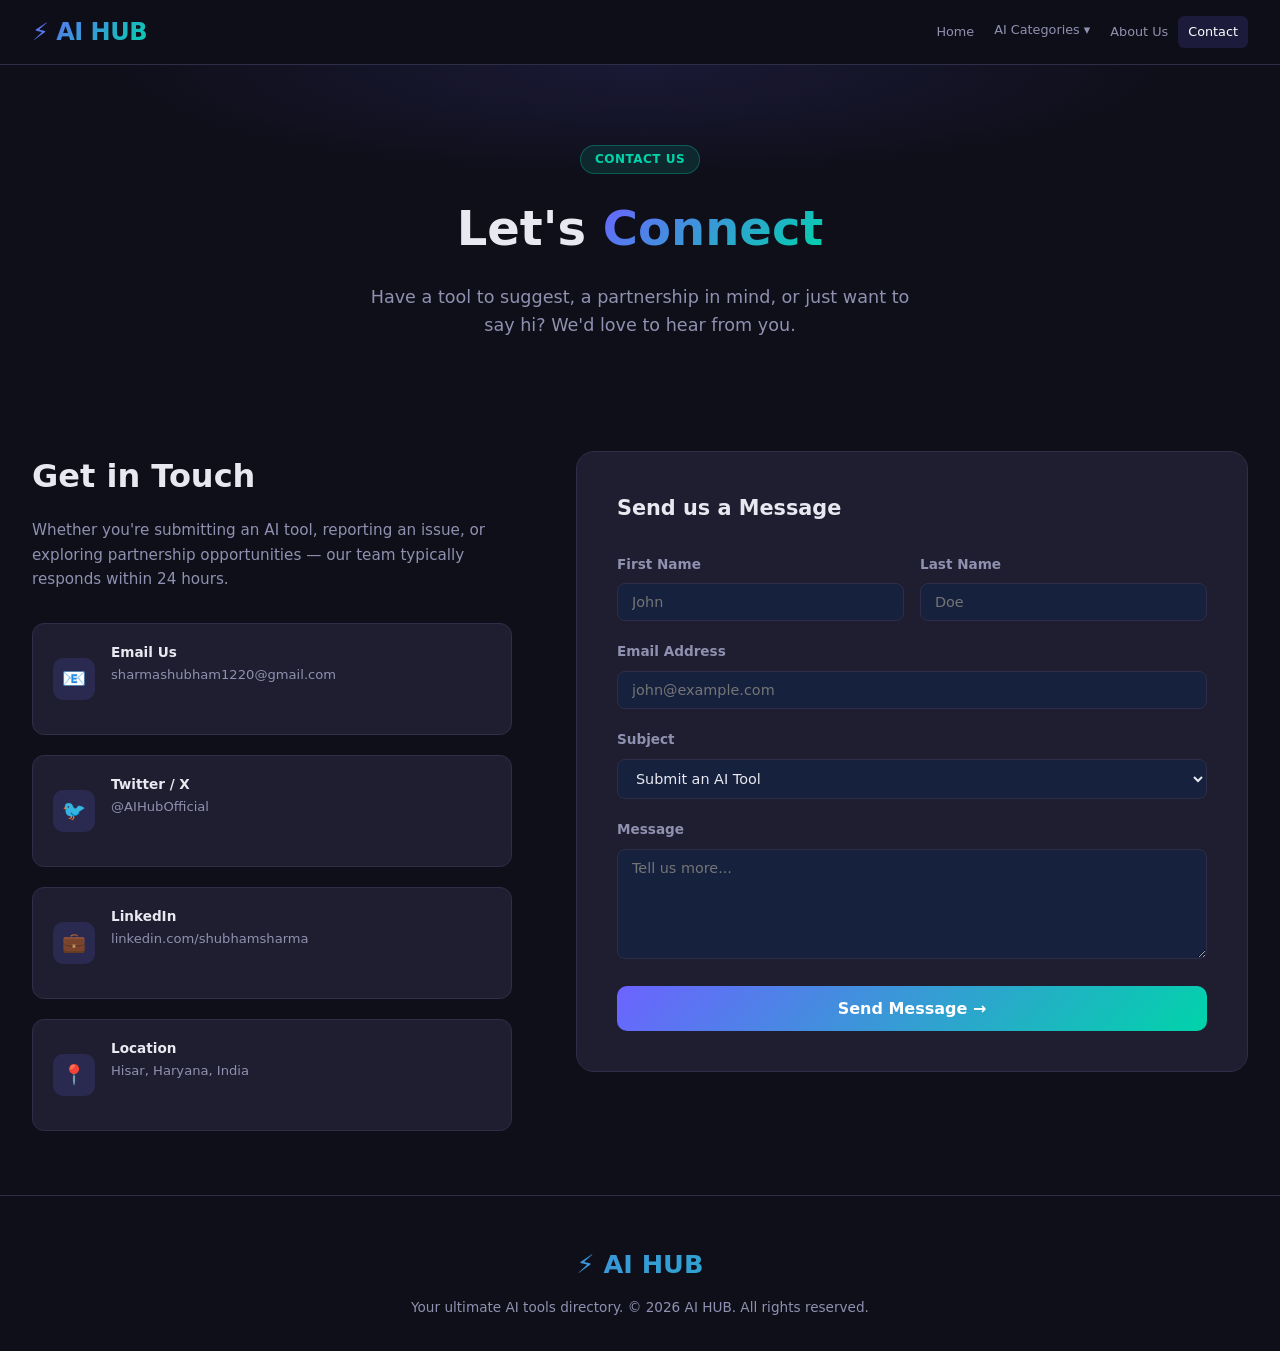
<file: contact.html>
<!DOCTYPE html>
<html lang="en">
<head>
  <meta charset="UTF-8" />
  <meta name="viewport" content="width=device-width, initial-scale=1.0"/>
  <title>Contact Us – AI HUB</title>
  <link rel="stylesheet" href="style.css" />
  <style>
    .contact-hero {
      text-align: center; padding: 5rem 2rem 3rem;
      background: radial-gradient(ellipse 60% 50% at 50% 0%, rgba(108,99,255,0.12) 0%, transparent 70%);
    }
    .contact-hero h1 { font-size: 3rem; font-weight: 900; margin-bottom: 1rem; }
    .contact-hero h1 span { background: var(--gradient); background-clip: text; -webkit-background-clip: text; -webkit-text-fill-color: transparent; }
    .contact-hero p { color: var(--text-muted); font-size: 1.1rem; max-width: 560px; margin: 0 auto; }

    .contact-grid { display: grid; grid-template-columns: 1fr 1.4fr; gap: 4rem; align-items: start; }
    @media(max-width:768px){ .contact-grid { grid-template-columns: 1fr; gap: 2rem; } }

    .contact-info h2 { font-size: 2rem; font-weight: 800; margin-bottom: 1rem; }
    .contact-info p { color: var(--text-muted); margin-bottom: 2rem; font-size: 0.95rem; }
    .contact-items { display: flex; flex-direction: column; gap: 1.25rem; }
    .contact-item {
      display: flex; align-items: center; gap: 1rem;
      background: var(--card-bg); border: 1px solid var(--card-border);
      border-radius: 12px; padding: 1.1rem 1.25rem;
    }
    .contact-item-icon {
      width: 42px; height: 42px; border-radius: 10px;
      background: rgba(108,99,255,0.15);
      display: flex; align-items: center; justify-content: center; font-size: 1.2rem; flex-shrink: 0;
    }
    .contact-item h4 { font-size: 0.85rem; font-weight: 700; }
    .contact-item p { font-size: 0.82rem; color: var(--text-muted); }

    .contact-form { background: var(--card-bg); border: 1px solid var(--card-border); border-radius: 18px; padding: 2.5rem; }
    .contact-form h3 { font-size: 1.3rem; font-weight: 700; margin-bottom: 1.75rem; }
    .form-row { display: grid; grid-template-columns: 1fr 1fr; gap: 1rem; }
    @media(max-width:600px){ .form-row { grid-template-columns: 1fr; } }
    .form-group { margin-bottom: 1.25rem; }
    .form-group label { display: block; font-size: 0.85rem; font-weight: 600; margin-bottom: 0.5rem; color: var(--text-muted); }
    .form-group input, .form-group textarea, .form-group select {
      width: 100%; background: var(--dark3); border: 1px solid var(--card-border);
      color: var(--text); border-radius: 8px; padding: 10px 14px;
      font-size: 0.9rem; font-family: inherit; transition: border-color 0.2s; outline: none;
    }
    .form-group input:focus, .form-group textarea:focus, .form-group select:focus { border-color: var(--primary); }
    .form-group textarea { resize: vertical; min-height: 110px; }
    .form-group select option { background: var(--dark2); }
    .form-submit {
      width: 100%; background: var(--gradient); color: #fff;
      border: none; padding: 13px; border-radius: 10px;
      font-size: 1rem; font-weight: 700; cursor: pointer;
      transition: opacity 0.2s, transform 0.2s; font-family: inherit;
    }
    .form-submit:hover { opacity: 0.9; transform: translateY(-1px); }
    .success-msg {
      display: none; background: rgba(0,212,170,0.12); border: 1px solid rgba(0,212,170,0.3);
      color: var(--accent); padding: 1rem; border-radius: 10px; text-align: center;
      font-weight: 600; margin-top: 1rem;
    }
  </style>
</head>
<body>
  <script src="navbar.js"></script>

  <div class="contact-hero">
    <div class="section-tag">Contact Us</div>
    <h1>Let's <span>Connect</span></h1>
    <p>Have a tool to suggest, a partnership in mind, or just want to say hi? We'd love to hear from you.</p>
  </div>

  <section>
    <div class="contact-grid">
      <div class="contact-info">
        <h2>Get in Touch</h2>
        <p>Whether you're submitting an AI tool, reporting an issue, or exploring partnership opportunities — our team typically responds within 24 hours.</p>
        <div class="contact-items">
          <div class="contact-item"><div class="contact-item-icon">📧</div><div><h4>Email Us</h4><p>sharmashubham1220@gmail.com</p></div></div>
          <div class="contact-item"><div class="contact-item-icon">🐦</div><div><h4>Twitter / X</h4><p>@AIHubOfficial</p></div></div>
          <div class="contact-item"><div class="contact-item-icon">💼</div><div><h4>LinkedIn</h4><p>linkedin.com/shubhamsharma</p></div></div>
          <div class="contact-item"><div class="contact-item-icon">📍</div><div><h4>Location</h4><p>Hisar, Haryana, India</p></div></div>
        </div>
      </div>

      <div class="contact-form">
        <h3>Send us a Message</h3>
        <div class="form-row">
          <div class="form-group"><label>First Name</label><input type="text" placeholder="John" /></div>
          <div class="form-group"><label>Last Name</label><input type="text" placeholder="Doe" /></div>
        </div>
        <div class="form-group"><label>Email Address</label><input type="email" placeholder="john@example.com" /></div>
        <div class="form-group">
          <label>Subject</label>
          <select>
            <option>Submit an AI Tool</option>
            <option>Partnership / Sponsorship</option>
            <option>Report an Issue</option>
            <option>General Inquiry</option>
            <option>Other</option>
          </select>
        </div>
        <div class="form-group"><label>Message</label><textarea placeholder="Tell us more..."></textarea></div>
        <button class="form-submit" onclick="handleSubmit()">Send Message →</button>
        <div class="success-msg" id="success-msg">✅ Message sent! We'll get back to you within 24 hours.</div>
      </div>
    </div>
  </section>

  <footer>
    <div class="footer-inner">
      <div class="footer-logo">⚡ AI HUB</div>
      <p>Your ultimate AI tools directory. &copy; 2026 AI HUB. All rights reserved.</p>
    </div>
  </footer>

  <script>
    function handleSubmit() {
      document.getElementById('success-msg').style.display = 'block';
      setTimeout(() => { document.getElementById('success-msg').style.display = 'none'; }, 5000);
    }
  </script>
</body>
</html>
</file>
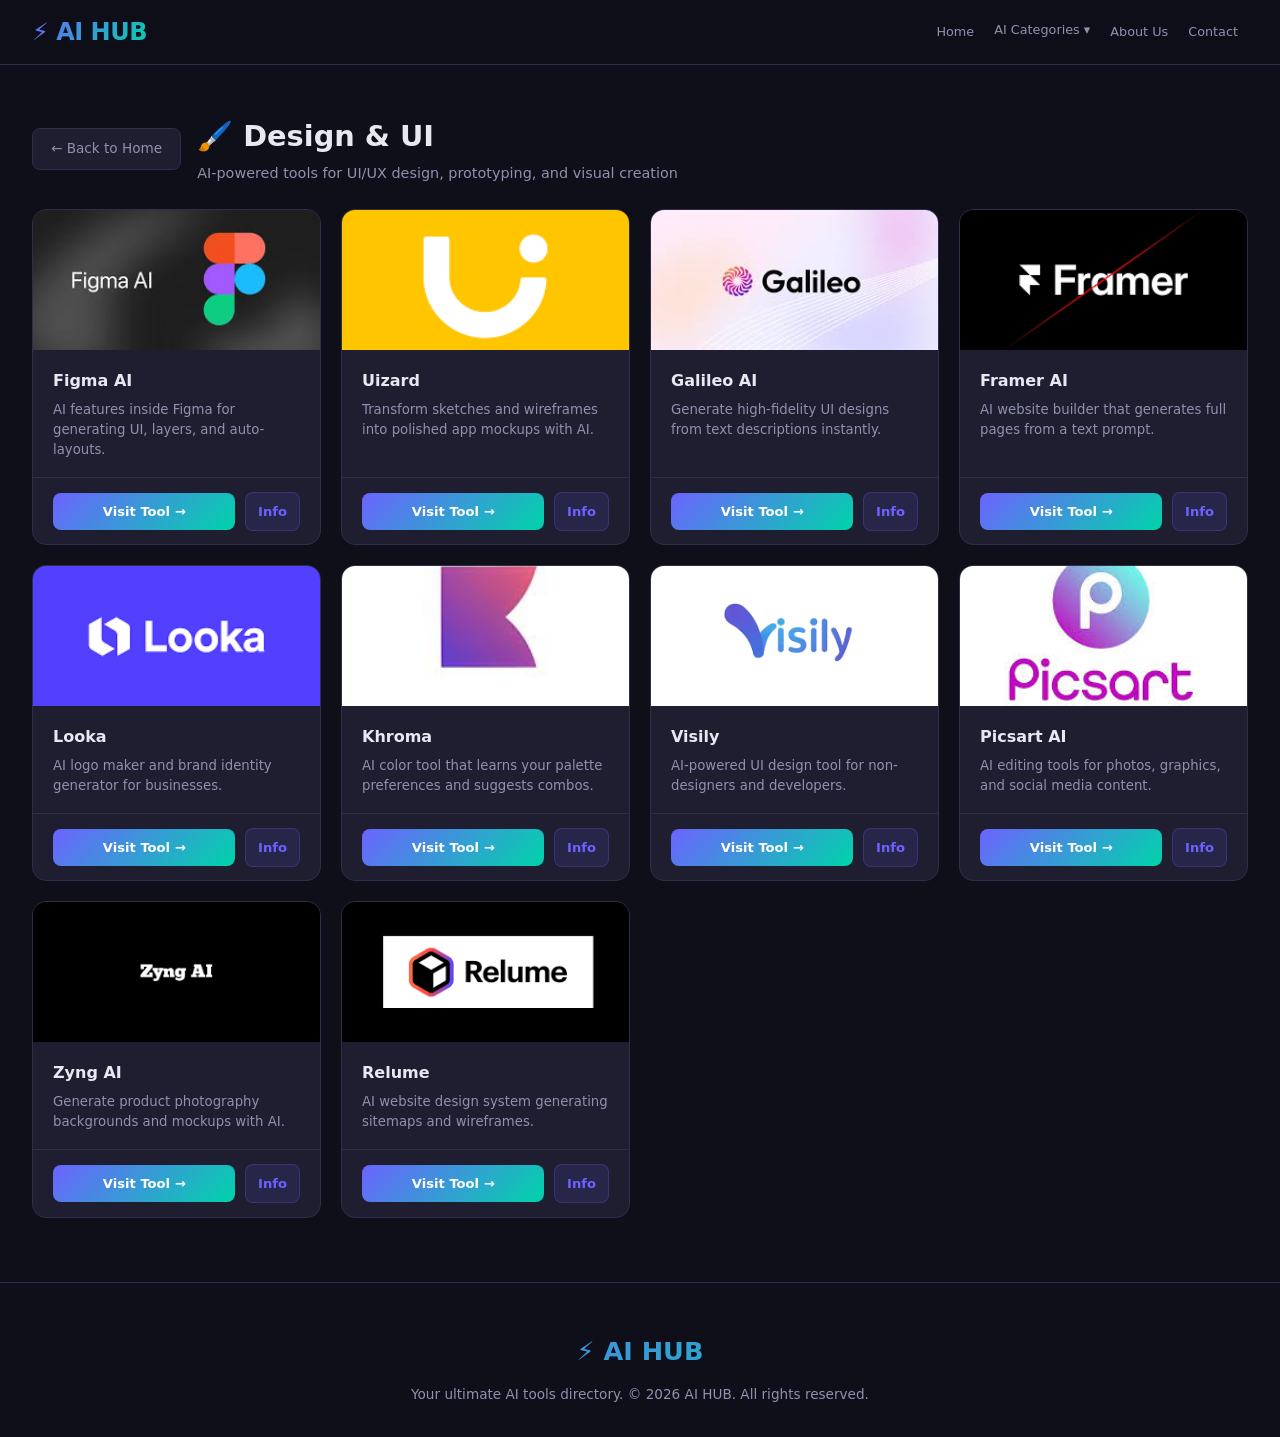
<file: design_UI.html>
<!DOCTYPE html>
<html lang="en">
<head>
  <meta charset="UTF-8" />
  <meta name="viewport" content="width=device-width, initial-scale=1.0"/>
  <title>🖌️ Design & UI – AI HUB</title>
  <link rel="stylesheet" href="style.css" />
</head>
<body>
  <script src="navbar.js"></script>

  <div class="page-header">
    <a class="back-btn" href="index.html">← Back to Home</a>
    <div class="page-header-text">
      <h1>🖌️ Design & UI</h1>
      <p>AI-powered tools for UI/UX design, prototyping, and visual creation</p>
    </div>
  </div>

  <div class="tools-grid">
      <div class="tool-card">
        <div class="tool-img"><img src="Figma AI.jfif" alt="Figma AI"></div>
        <div class="tool-body">
          <div class="tool-name">
            Figma AI
            
          </div>
          <div class="tool-desc">AI features inside Figma for generating UI, layers, and auto-layouts.</div>
        </div>
        <div class="tool-footer">
          <!-- ===== ADD YOUR TOOL LINK BELOW (replace # with the actual URL) ===== -->
          <a class="tool-visit-btn" href="https://www.figma.com/ai/" target="_blank" rel="noopener">Visit Tool →</a>
          <a class="tool-info-btn" href="https://www.figma.com/ai/" target="_blank" rel="noopener">Info</a>
        </div>
      </div>
      <div class="tool-card">
        <div class="tool-img"><img src="Uizard.png" alt="Uizard"></div>
        <div class="tool-body">
          <div class="tool-name">
            Uizard
            
          </div>
          <div class="tool-desc">Transform sketches and wireframes into polished app mockups with AI.</div>
        </div>
        <div class="tool-footer">
          <!-- ===== ADD YOUR TOOL LINK BELOW (replace # with the actual URL) ===== -->
          <a class="tool-visit-btn" href="https://www.uizard.io/" target="_blank" rel="noopener">Visit Tool →</a>
          <a class="tool-info-btn" href="https://www.uizard.io/" target="_blank" rel="noopener">Info</a>
        </div>
      </div>
      <div class="tool-card">
        <div class="tool-img"><img src="Galileo AI.jfif" alt="Galileo AI"></div>
        <div class="tool-body">
          <div class="tool-name">
            Galileo AI
            
          </div>
          <div class="tool-desc">Generate high-fidelity UI designs from text descriptions instantly.</div>
        </div>
        <div class="tool-footer">
          <!-- ===== ADD YOUR TOOL LINK BELOW (replace # with the actual URL) ===== -->
          <a class="tool-visit-btn" href="https://www.galileo.ai/" target="_blank" rel="noopener">Visit Tool →</a>
          <a class="tool-info-btn" href="https://www.galileo.ai/" target="_blank" rel="noopener">Info</a>
        </div>
      </div>
      <div class="tool-card">
        <div class="tool-img"><img src="Framer AI.png" alt="Framer AI"></div>
        <div class="tool-body">
          <div class="tool-name">
            Framer AI
            
          </div>
          <div class="tool-desc">AI website builder that generates full pages from a text prompt.</div>
        </div>
        <div class="tool-footer">
          <!-- ===== ADD YOUR TOOL LINK BELOW (replace # with the actual URL) ===== -->
          <a class="tool-visit-btn" href="https://www.framer.com/ai/" target="_blank" rel="noopener">Visit Tool →</a>
          <a class="tool-info-btn" href="https://www.framer.com/ai/" target="_blank" rel="noopener">Info</a>
        </div>
      </div>
      <div class="tool-card">
        <div class="tool-img"><img src="Looka.png" alt="Looka"></div>
        <div class="tool-body">
          <div class="tool-name">
            Looka
            
          </div>
          <div class="tool-desc">AI logo maker and brand identity generator for businesses.</div>
        </div>
        <div class="tool-footer">
          <!-- ===== ADD YOUR TOOL LINK BELOW (replace # with the actual URL) ===== -->
          <a class="tool-visit-btn" href="https://www.looka.com/" target="_blank" rel="noopener">Visit Tool →</a>
          <a class="tool-info-btn" href="https://www.looka.com/" target="_blank" rel="noopener">Info</a>
        </div>
      </div>
      <div class="tool-card">
        <div class="tool-img"><img src="Khroma.jfif" alt="Khroma"></div>
        <div class="tool-body">
          <div class="tool-name">
            Khroma
            
          </div>
          <div class="tool-desc">AI color tool that learns your palette preferences and suggests combos.</div>
        </div>
        <div class="tool-footer">
          <!-- ===== ADD YOUR TOOL LINK BELOW (replace # with the actual URL) ===== -->
          <a class="tool-visit-btn" href="https://www.khroma.com/" target="_blank" rel="noopener">Visit Tool →</a>
          <a class="tool-info-btn" href="https://www.khroma.com/" target="_blank" rel="noopener">Info</a>
        </div>
      </div>
      <div class="tool-card">
        <div class="tool-img"><img src="Visily.png" alt="Visily"></div>
        <div class="tool-body">
          <div class="tool-name">
            Visily
            
          </div>
          <div class="tool-desc">AI-powered UI design tool for non-designers and developers.</div>
        </div>
        <div class="tool-footer">
          <!-- ===== ADD YOUR TOOL LINK BELOW (replace # with the actual URL) ===== -->
          <a class="tool-visit-btn" href="https://www.visily.ai/" target="_blank" rel="noopener">Visit Tool →</a>
          <a class="tool-info-btn" href="https://www.visily.ai/" target="_blank" rel="noopener">Info</a>
        </div>
      </div>
      <div class="tool-card">
        <div class="tool-img"><img src="Picsart AI.jfif" alt="Picsart AI"></div>
        <div class="tool-body">
          <div class="tool-name">
            Picsart AI
          
          </div>
          <div class="tool-desc">AI editing tools for photos, graphics, and social media content.</div>
        </div>
        <div class="tool-footer">
          <!-- ===== ADD YOUR TOOL LINK BELOW (replace # with the actual URL) ===== -->
          <a class="tool-visit-btn" href="https://www.picsart.com/ai" target="_blank" rel="noopener">Visit Tool →</a>
          <a class="tool-info-btn" href="https://www.picsart.com/ai" target="_blank" rel="noopener">Info</a>
        </div>
      </div>
      <div class="tool-card">
        <div class="tool-img"><img src="Zyng AI.png" alt="Zyng AI"></div>
        <div class="tool-body">
          <div class="tool-name">
            Zyng AI
            
          </div>
          <div class="tool-desc">Generate product photography backgrounds and mockups with AI.</div>
        </div>
        <div class="tool-footer">
          <!-- ===== ADD YOUR TOOL LINK BELOW (replace # with the actual URL) ===== -->
          <a class="tool-visit-btn" href="https://www.zyng.ai/" target="_blank" rel="noopener">Visit Tool →</a>
          <a class="tool-info-btn" href="https://www.zyng.ai/" target="_blank" rel="noopener">Info</a>
        </div>
      </div>
      <div class="tool-card">
        <div class="tool-img"><img src="Relume.png" alt="Relume"></div>
        <div class="tool-body">
          <div class="tool-name">
            Relume
          
          </div>
          <div class="tool-desc">AI website design system generating sitemaps and wireframes.</div>
        </div>
        <div class="tool-footer">
          <!-- ===== ADD YOUR TOOL LINK BELOW (replace # with the actual URL) ===== -->
          <a class="tool-visit-btn" href="https://www.relume.ai/" target="_blank" rel="noopener">Visit Tool →</a>
          <a class="tool-info-btn" href="https://www.relume.ai/" target="_blank" rel="noopener">Info</a>
        </div>
      </div>
  </div>

  <footer>
    <div class="footer-inner">
      <div class="footer-logo">⚡ AI HUB</div>
      <p>Your ultimate AI tools directory. &copy; 2026 AI HUB. All rights reserved.</p>
    </div>
  </footer>
</body>
</html>
</file>
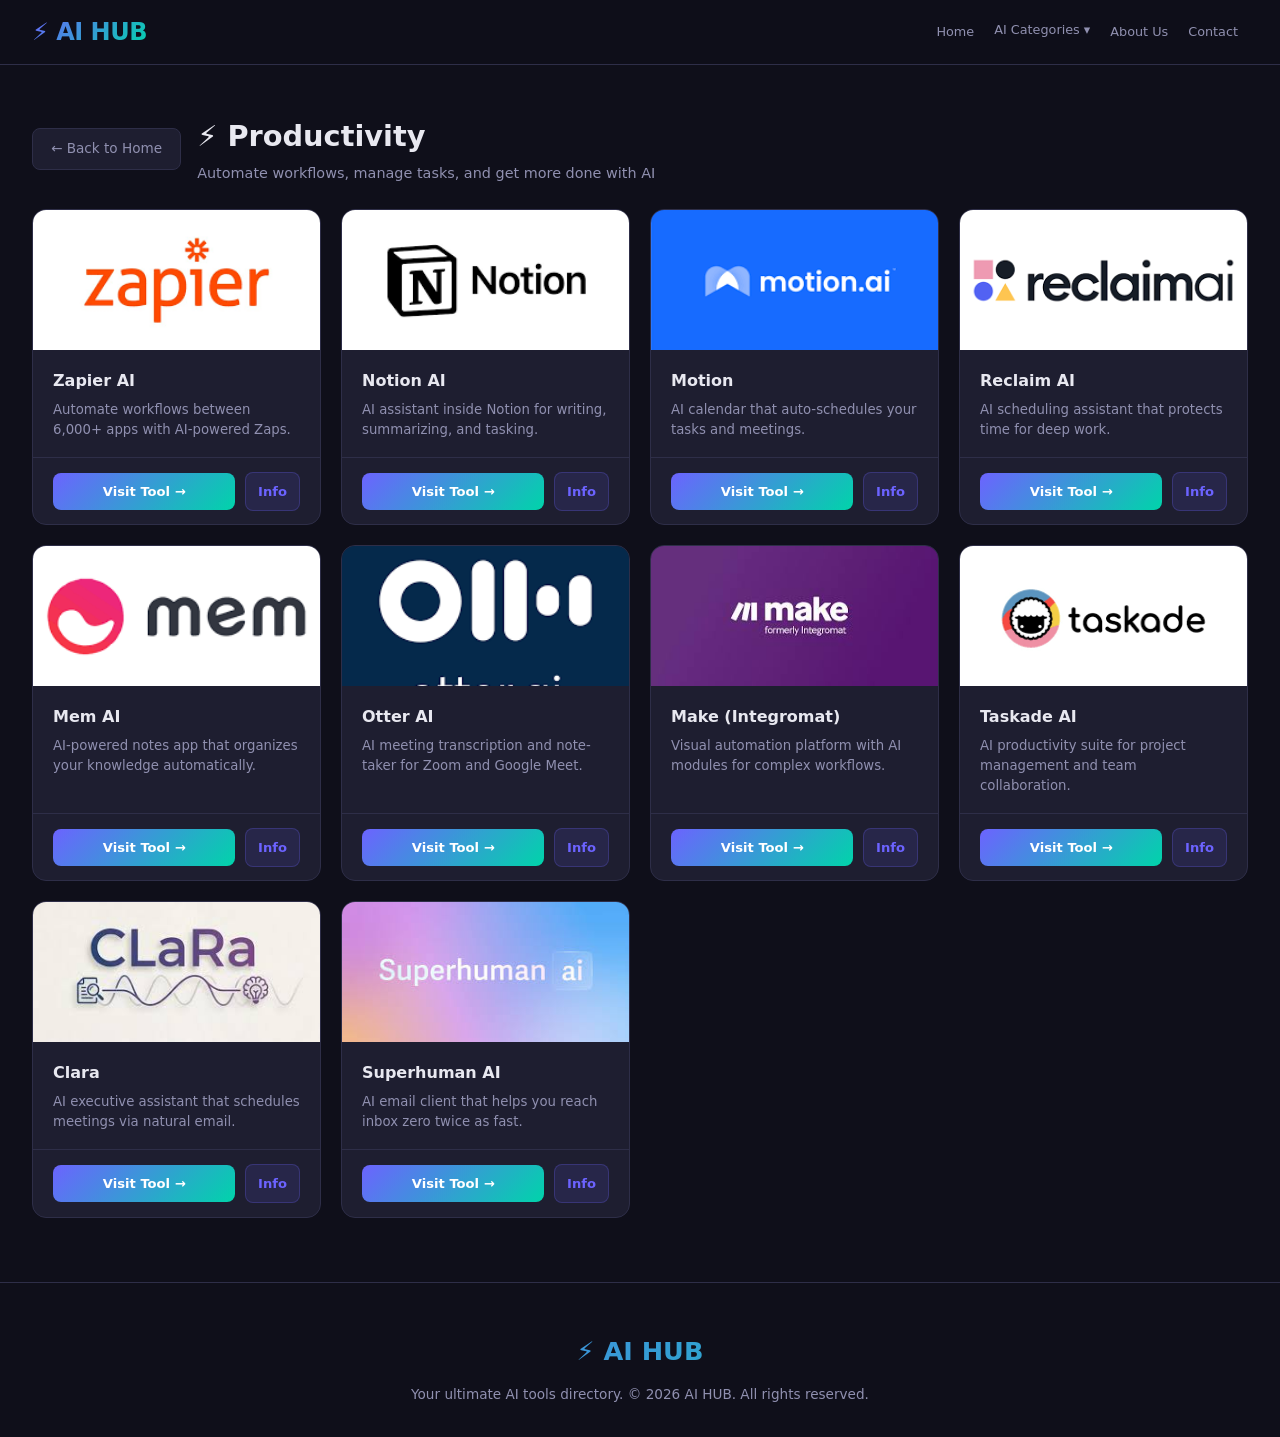
<file: productivity.html>
<!DOCTYPE html>
<html lang="en">
<head>
  <meta charset="UTF-8" />
  <meta name="viewport" content="width=device-width, initial-scale=1.0"/>
  <title>⚡ Productivity – AI HUB</title>
  <link rel="stylesheet" href="style.css" />
</head>
<body>
  <script src="navbar.js"></script>

  <div class="page-header">
    <a class="back-btn" href="index.html">← Back to Home</a>
    <div class="page-header-text">
      <h1>⚡ Productivity</h1>
      <p>Automate workflows, manage tasks, and get more done with AI</p>
    </div>
  </div>

  <div class="tools-grid">
      <div class="tool-card">
        <div class="tool-img"><img src="Zapier AI.png" alt="Zapier AI"></div>
        <div class="tool-body">
          <div class="tool-name">
            Zapier AI
            
          </div>
          <div class="tool-desc">Automate workflows between 6,000+ apps with AI-powered Zaps.</div>
        </div>
        <div class="tool-footer">
          <!-- ===== ADD YOUR TOOL LINK BELOW (replace # with the actual URL) ===== -->
          <a class="tool-visit-btn" href="https://www.zapier.com/ai" target="_blank" rel="noopener">Visit Tool →</a>
          <a class="tool-info-btn" href="https://www.zapier.com/ai" target="_blank" rel="noopener">Info</a>
        </div>
      </div>
      <div class="tool-card">
        <div class="tool-img"><img src="Notion.png" alt="Notion AI"></div>
        <div class="tool-body">
          <div class="tool-name">
            Notion AI
            
          </div>
          <div class="tool-desc">AI assistant inside Notion for writing, summarizing, and tasking.</div>
        </div>
        <div class="tool-footer">
          <!-- ===== ADD YOUR TOOL LINK BELOW (replace # with the actual URL) ===== -->
          <a class="tool-visit-btn" href="https://www.notion.so/ai" target="_blank" rel="noopener">Visit Tool →</a>
          <a class="tool-info-btn" href="https://www.notion.so/ai" target="_blank" rel="noopener">Info</a>
        </div>
      </div>
      <div class="tool-card">
        <div class="tool-img"><img src="Motion.png" alt="Motion"></div>
        <div class="tool-body">
          <div class="tool-name">
            Motion
            
          </div>
          <div class="tool-desc">AI calendar that auto-schedules your tasks and meetings.</div>
        </div>
        <div class="tool-footer">
          <!-- ===== ADD YOUR TOOL LINK BELOW (replace # with the actual URL) ===== -->
          <a class="tool-visit-btn" href="https://www.motion.so" target="_blank" rel="noopener">Visit Tool →</a>
          <a class="tool-info-btn" href="https://www.motion.so" target="_blank" rel="noopener">Info</a>
        </div>
      </div>
      <div class="tool-card">
        <div class="tool-img"><img src="Reclaim AI.png" alt="Reclaim AI"></div>
        <div class="tool-body">
          <div class="tool-name">
            Reclaim AI
            
          </div>
          <div class="tool-desc">AI scheduling assistant that protects time for deep work.</div>
        </div>
        <div class="tool-footer">
          <!-- ===== ADD YOUR TOOL LINK BELOW (replace # with the actual URL) ===== -->
          <a class="tool-visit-btn" href="https://www.reclaim.ai" target="_blank" rel="noopener">Visit Tool →</a>
          <a class="tool-info-btn" href="https://www.reclaim.ai" target="_blank" rel="noopener">Info</a>
        </div>
      </div>
      <div class="tool-card">
        <div class="tool-img"><img src="Mem AI.png" alt="Mem AI"></div>
        <div class="tool-body">
          <div class="tool-name">
            Mem AI
            
          </div>
          <div class="tool-desc">AI-powered notes app that organizes your knowledge automatically.</div>
        </div>
        <div class="tool-footer">
          <!-- ===== ADD YOUR TOOL LINK BELOW (replace # with the actual URL) ===== -->
          <a class="tool-visit-btn" href="https://www.mem.ai" target="_blank" rel="noopener">Visit Tool →</a>
          <a class="tool-info-btn" href="https://www.mem.ai" target="_blank" rel="noopener">Info</a>
        </div>
      </div>
      <div class="tool-card">
        <div class="tool-img"><img src="Otter AI.png" alt="Otter AI"></div>
        <div class="tool-body">
          <div class="tool-name">
            Otter AI
            
          </div>
          <div class="tool-desc">AI meeting transcription and note-taker for Zoom and Google Meet.</div>
        </div>
        <div class="tool-footer">
          <!-- ===== ADD YOUR TOOL LINK BELOW (replace # with the actual URL) ===== -->
          <a class="tool-visit-btn" href="https://www.otter.ai" target="_blank" rel="noopener">Visit Tool →</a>
          <a class="tool-info-btn" href="https://www.otter.ai" target="_blank" rel="noopener">Info</a>
        </div>
      </div>
      <div class="tool-card">
        <div class="tool-img"><img src="Make AI.jfif" alt="Make AI"></div>
        <div class="tool-body">
          <div class="tool-name">
            Make (Integromat)
            
          </div>
          <div class="tool-desc">Visual automation platform with AI modules for complex workflows.</div>
        </div>
        <div class="tool-footer">
          <!-- ===== ADD YOUR TOOL LINK BELOW (replace # with the actual URL) ===== -->
          <a class="tool-visit-btn" href="https://www.make.com" target="_blank" rel="noopener">Visit Tool →</a>
          <a class="tool-info-btn" href="https://www.make.com" target="_blank" rel="noopener">Info</a>
        </div>
      </div>
      <div class="tool-card">
        <div class="tool-img"><img src="Taskade AI.png" alt="Taskade AI"></div>
        <div class="tool-body">
          <div class="tool-name">
            Taskade AI
            
          </div>
          <div class="tool-desc">AI productivity suite for project management and team collaboration.</div>
        </div>
        <div class="tool-footer">
          <!-- ===== ADD YOUR TOOL LINK BELOW (replace # with the actual URL) ===== -->
          <a class="tool-visit-btn" href="https://www.taskade.com/ai" target="_blank" rel="noopener">Visit Tool →</a>
          <a class="tool-info-btn" href="https://www.taskade.com/ai" target="_blank" rel="noopener">Info</a>
        </div>
      </div>
      <div class="tool-card">
        <div class="tool-img"><img src="Clara.jfif" alt="Clara"></div>
        <div class="tool-body">
          <div class="tool-name">
            Clara
            
          </div>
          <div class="tool-desc">AI executive assistant that schedules meetings via natural email.</div>
        </div>
        <div class="tool-footer">
          <!-- ===== ADD YOUR TOOL LINK BELOW (replace # with the actual URL) ===== -->
          <a class="tool-visit-btn" href="https://www.clara.ai" target="_blank" rel="noopener">Visit Tool →</a>
          <a class="tool-info-btn" href="https://www.clara.ai" target="_blank" rel="noopener">Info</a>
        </div>
      </div>
      <div class="tool-card">
        <div class="tool-img"><img src="Superhuman AI.jfif" alt="Superhuman AI"></div>
        <div class="tool-body">
          <div class="tool-name">
            Superhuman AI
            
          </div>
          <div class="tool-desc">AI email client that helps you reach inbox zero twice as fast.</div>
        </div>
        <div class="tool-footer">
          <!-- ===== ADD YOUR TOOL LINK BELOW (replace # with the actual URL) ===== -->
          <a class="tool-visit-btn" href="https://www.superhuman.com/ai" target="_blank" rel="noopener">Visit Tool →</a>
          <a class="tool-info-btn" href="https://www.superhuman.com/ai" target="_blank" rel="noopener">Info</a>
        </div>
      </div>
  </div>

  <footer>
    <div class="footer-inner">
      <div class="footer-logo">⚡ AI HUB</div>
      <p>Your ultimate AI tools directory. &copy; 2026 AI HUB. All rights reserved.</p>
    </div>
  </footer>
</body>
</html>
</file>
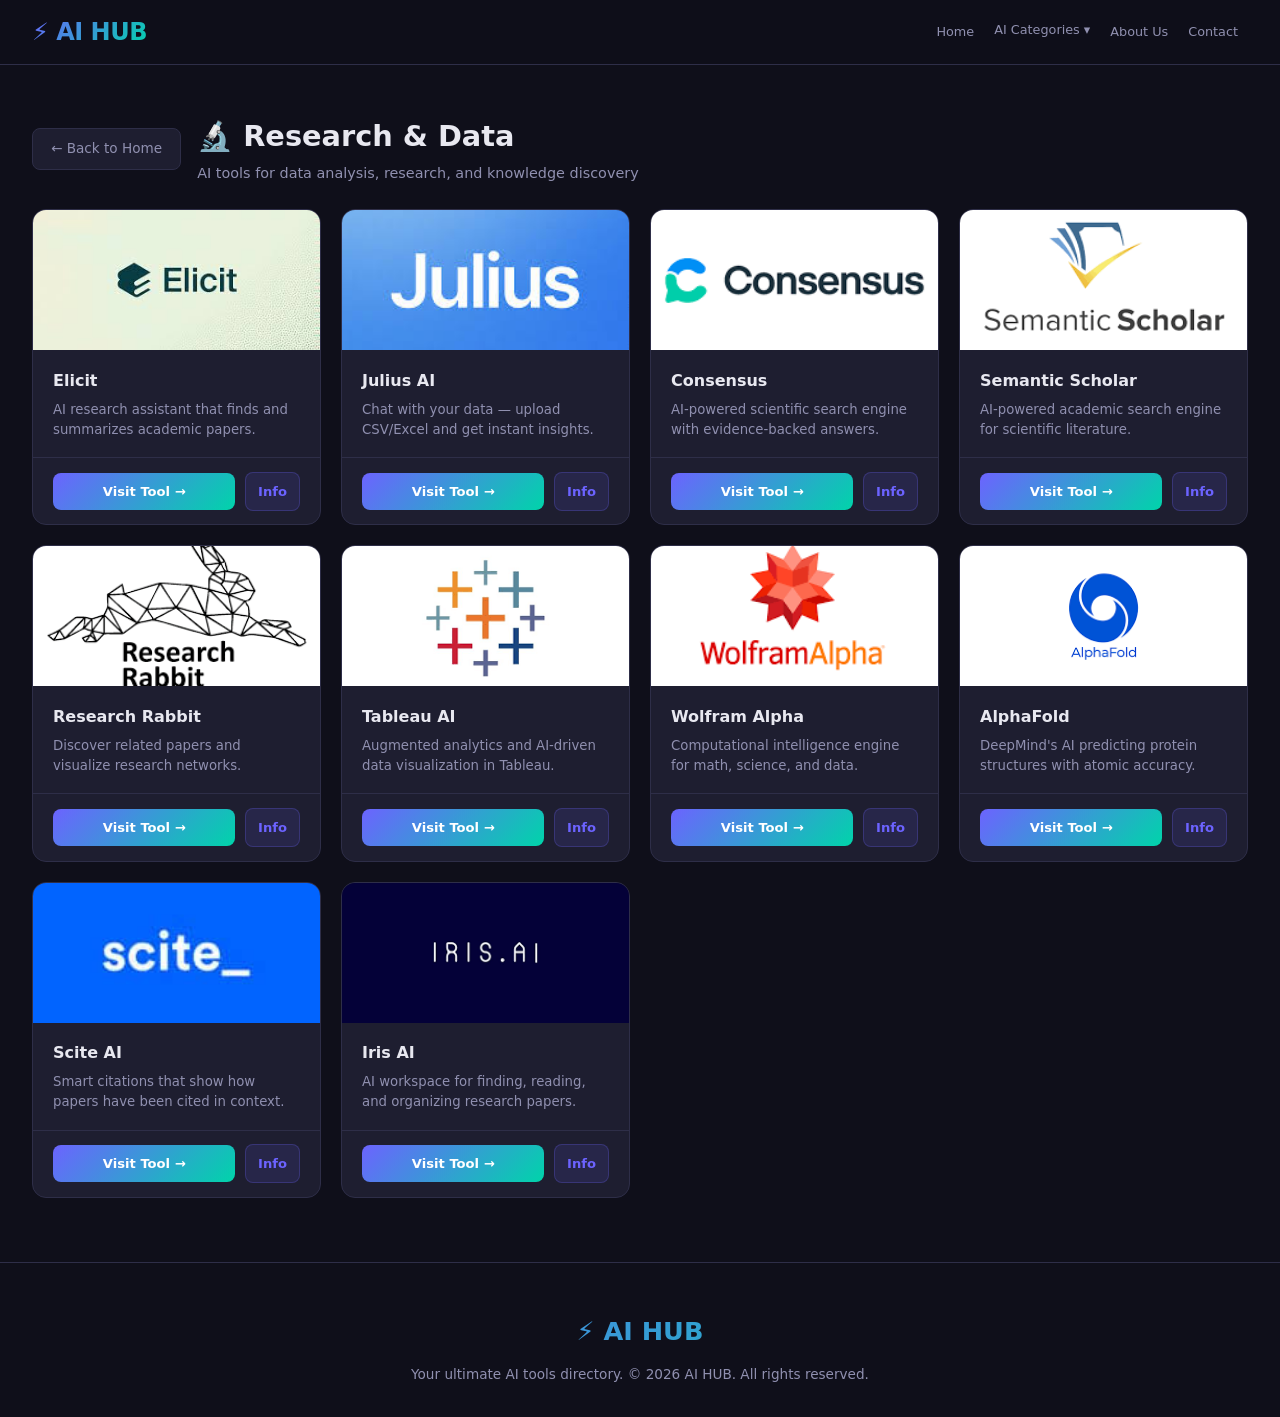
<file: research_data.html>
<!DOCTYPE html>
<html lang="en">
<head>
  <meta charset="UTF-8" />
  <meta name="viewport" content="width=device-width, initial-scale=1.0"/>
  <title>🔬 Research & Data – AI HUB</title>
  <link rel="stylesheet" href="style.css" />
</head>
<body>
  <script src="navbar.js"></script>

  <div class="page-header">
    <a class="back-btn" href="index.html">← Back to Home</a>
    <div class="page-header-text">
      <h1>🔬 Research & Data</h1>
      <p>AI tools for data analysis, research, and knowledge discovery</p>
    </div>
  </div>

  <div class="tools-grid">
      <div class="tool-card">
        <div class="tool-img"><img src="Elicit.jfif" alt="Elicit"></div>
        <div class="tool-body">
          <div class="tool-name">
            Elicit
            
          </div>
          <div class="tool-desc">AI research assistant that finds and summarizes academic papers.</div>
        </div>
        <div class="tool-footer">
          <!-- ===== ADD YOUR TOOL LINK BELOW (replace # with the actual URL) ===== -->
          <a class="tool-visit-btn" href="https://elicit.org/" target="_blank" rel="noopener">Visit Tool →</a>
          <a class="tool-info-btn" href="https://elicit.org/" target="_blank" rel="noopener">Info</a>
        </div>
      </div>
      <div class="tool-card">
        <div class="tool-img"><img src="Julius.jfif" alt="Julius AI"></div>
        <div class="tool-body">
          <div class="tool-name">
            Julius AI
            
          </div>
          <div class="tool-desc">Chat with your data — upload CSV/Excel and get instant insights.</div>
        </div>
        <div class="tool-footer">
          <!-- ===== ADD YOUR TOOL LINK BELOW (replace # with the actual URL) ===== -->
          <a class="tool-visit-btn" href="https:// Julius AI" target="_blank" rel="noopener">Visit Tool →</a>
          <a class="tool-info-btn" href="https:// Julius AI" target="_blank" rel="noopener">Info</a>
        </div>
      </div>
      <div class="tool-card">
        <div class="tool-img"><img src="Consensus.png" alt="Consensus"></div>
        <div class="tool-body">
          <div class="tool-name">
            Consensus
            
          </div>
          <div class="tool-desc">AI-powered scientific search engine with evidence-backed answers.</div>
        </div>
        <div class="tool-footer">
          <!-- ===== ADD YOUR TOOL LINK BELOW (replace # with the actual URL) ===== -->
          <a class="tool-visit-btn" href="https://consensus.app/" target="_blank" rel="noopener">Visit Tool →</a>
          <a class="tool-info-btn" href="https://consensus.app/" target="_blank" rel="noopener">Info</a>
        </div>
      </div>
      <div class="tool-card">
        <div class="tool-img"><img src="Semantic Scholar.png" alt="Semantic Scholar"></div>
        <div class="tool-body">
          <div class="tool-name">
            Semantic Scholar
            
          </div>
          <div class="tool-desc">AI-powered academic search engine for scientific literature.</div>
        </div>
        <div class="tool-footer">
          <!-- ===== ADD YOUR TOOL LINK BELOW (replace # with the actual URL) ===== -->
          <a class="tool-visit-btn" href="https://www.semanticscholar.org/" target="_blank" rel="noopener">Visit Tool →</a>
          <a class="tool-info-btn" href="https://www.semanticscholar.org/" target="_blank" rel="noopener">Info</a>
        </div>
      </div>
      <div class="tool-card">
        <div class="tool-img"><img src="Research Rabbit.png" alt="Research Rabbit"></div>
        <div class="tool-body">
          <div class="tool-name">
            Research Rabbit
            
          </div>
          <div class="tool-desc">Discover related papers and visualize research networks.</div>
        </div>
        <div class="tool-footer">
          <!-- ===== ADD YOUR TOOL LINK BELOW (replace # with the actual URL) ===== -->
          <a class="tool-visit-btn" href="https://researchrabbit.ai/" target="_blank" rel="noopener">Visit Tool →</a>
          <a class="tool-info-btn" href="https://researchrabbit.ai/" target="_blank" rel="noopener">Info</a>
        </div>
      </div>
      <div class="tool-card">
        <div class="tool-img"><img src="Tableau AI.png" alt="Tableau AI"></div>
        <div class="tool-body">
          <div class="tool-name">
            Tableau AI
            
          </div>
          <div class="tool-desc">Augmented analytics and AI-driven data visualization in Tableau.</div>
        </div>
        <div class="tool-footer">
          <!-- ===== ADD YOUR TOOL LINK BELOW (replace # with the actual URL) ===== -->
          <a class="tool-visit-btn" href="https://www.tableau.com/ai" target="_blank" rel="noopener">Visit Tool →</a>
          <a class="tool-info-btn" href="https://www.tableau.com/ai" target="_blank" rel="noopener">Info</a>
        </div>
      </div>
      <div class="tool-card">
        <div class="tool-img"><img src="Wolfram Alpha.png" alt="Wolfram Alpha"></div>
        <div class="tool-body">
          <div class="tool-name">
            Wolfram Alpha
            
          </div>
          <div class="tool-desc">Computational intelligence engine for math, science, and data.</div>
        </div>
        <div class="tool-footer">
          <!-- ===== ADD YOUR TOOL LINK BELOW (replace # with the actual URL) ===== -->
          <a class="tool-visit-btn" href="https://www.wolframalpha.com/" target="_blank" rel="noopener">Visit Tool →</a>
          <a class="tool-info-btn" href="https://www.wolframalpha.com/" target="_blank" rel="noopener">Info</a>
        </div>
      </div>
      <div class="tool-card">
        <div class="tool-img"><img src="AlphaFold.png" alt="AlphaFold"></div>
        <div class="tool-body">
          <div class="tool-name">
            AlphaFold
            
          </div>
          <div class="tool-desc">DeepMind's AI predicting protein structures with atomic accuracy.</div>
        </div>
        <div class="tool-footer">
          <!-- ===== ADD YOUR TOOL LINK BELOW (replace # with the actual URL) ===== -->
          <a class="tool-visit-btn" href="https://www.deepmind.com/alphafold" target="_blank" rel="noopener">Visit Tool →</a>
          <a class="tool-info-btn" href="https://www.deepmind.com/alphafold" target="_blank" rel="noopener">Info</a>
        </div>
      </div>
      <div class="tool-card">
        <div class="tool-img"><img src="Scite AI.jfif" alt="Scite AI"></div>
        <div class="tool-body">
          <div class="tool-name">
            Scite AI
            
          </div>
          <div class="tool-desc">Smart citations that show how papers have been cited in context.</div>
        </div>
        <div class="tool-footer">
          <!-- ===== ADD YOUR TOOL LINK BELOW (replace # with the actual URL) ===== -->
          <a class="tool-visit-btn" href="https://scite.ai/" target="_blank" rel="noopener">Visit Tool →</a>
          <a class="tool-info-btn" href="https://scite.ai/" target="_blank" rel="noopener">Info</a>
        </div>
      </div>
      <div class="tool-card">
        <div class="tool-img"><img src="Iris AI.png" alt="Iris AI"></div>
        <div class="tool-body">
          <div class="tool-name">
            Iris AI
            
          </div>
          <div class="tool-desc">AI workspace for finding, reading, and organizing research papers.</div>
        </div>
        <div class="tool-footer">
          <!-- ===== ADD YOUR TOOL LINK BELOW (replace # with the actual URL) ===== -->
          <a class="tool-visit-btn" href="https://www.iris.ai/" target="_blank" rel="noopener">Visit Tool →</a>
          <a class="tool-info-btn" href="https://www.iris.ai/" target="_blank" rel="noopener">Info</a>
        </div>
      </div>
  </div>

  <footer>
    <div class="footer-inner">
      <div class="footer-logo">⚡ AI HUB</div>
      <p>Your ultimate AI tools directory. &copy; 2026 AI HUB. All rights reserved.</p>
    </div>
  </footer>
</body>
</html>
</file>
<file: style.css>
:root {
  --primary: #6C63FF;
  --primary-dark: #4B44CC;
  --accent: #00D4AA;
  --dark: #0F0F1A;
  --dark2: #1A1A2E;
  --dark3: #16213E;
  --card-bg: #1E1E30;
  --card-border: #2E2E48;
  --text: #E8E8F0;
  --text-muted: #9090B0;
  --white: #ffffff;
  --gradient: linear-gradient(135deg, #6C63FF 0%, #00D4AA 100%);
}
* { margin: 0; padding: 0; box-sizing: border-box; }
html { scroll-behavior: smooth; }
body { font-family: 'Segoe UI', system-ui, sans-serif; background: var(--dark); color: var(--text); line-height: 1.6; }

/* NAVBAR */
nav {
  position: sticky; top: 0; z-index: 1000;
  background: rgba(15,15,26,0.95);
  backdrop-filter: blur(12px);
  border-bottom: 1px solid var(--card-border);
  padding: 0 2rem;
}
.nav-inner {
  max-width: 1300px; margin: 0 auto;
  display: flex; align-items: center; justify-content: space-between;
  height: 64px;
}
.nav-logo {
  font-size: 1.5rem; font-weight: 800;
  background: var(--gradient); background-clip: text; -webkit-background-clip: text; -webkit-text-fill-color: transparent;
  text-decoration: none; letter-spacing: -0.5px;
}
.nav-links { display: flex; gap: 0; flex-wrap: wrap; }
.nav-links a {
  color: var(--text-muted); text-decoration: none;
  font-size: 0.8rem; font-weight: 500;
  padding: 6px 10px; border-radius: 6px;
  transition: all 0.2s;
}
.nav-links a:hover, .nav-links a.active { color: var(--white); background: rgba(108,99,255,0.15); }
.nav-links .dropdown { position: relative; }
.dropdown-btn {
  color: var(--text-muted); background: none; border: none;
  font-size: 0.8rem; font-weight: 500;
  padding: 6px 10px; border-radius: 6px;
  cursor: pointer; transition: all 0.2s; font-family: inherit;
}
.dropdown-btn:hover { color: var(--white); background: rgba(108,99,255,0.15); }
.dropdown-menu {
  display: none; position: absolute; top: 100%; left: 0;
  background: var(--dark2); border: 1px solid var(--card-border);
  border-radius: 10px; padding: 8px; min-width: 200px;
  box-shadow: 0 8px 32px rgba(0,0,0,0.4); z-index: 100;
}
.dropdown:hover .dropdown-menu { display: block; }
.dropdown-menu a {
  display: block; color: var(--text-muted); text-decoration: none;
  font-size: 0.8rem; padding: 7px 12px; border-radius: 6px; transition: all 0.2s;
}
.dropdown-menu a:hover { color: var(--white); background: rgba(108,99,255,0.15); }

/* BUTTONS */
.btn-primary {
  background: var(--gradient); color: #fff;
  padding: 14px 32px; border-radius: 10px;
  font-size: 1rem; font-weight: 700; text-decoration: none; border: none; cursor: pointer;
  transition: transform 0.2s, opacity 0.2s; display: inline-block;
}
.btn-primary:hover { transform: translateY(-2px); opacity: 0.9; }
.btn-outline {
  background: transparent; color: var(--text);
  padding: 14px 32px; border-radius: 10px;
  font-size: 1rem; font-weight: 600; text-decoration: none;
  border: 1px solid var(--card-border); cursor: pointer; transition: all 0.2s; display: inline-block;
}
.btn-outline:hover { border-color: var(--primary); color: var(--primary); }

/* SECTION */
section { max-width: 1300px; margin: 0 auto; padding: 4rem 2rem; }
.section-header { text-align: center; margin-bottom: 3rem; }
.section-header h2 { font-size: 2.2rem; font-weight: 800; margin-bottom: 0.75rem; }
.section-header p { color: var(--text-muted); font-size: 1.05rem; }
.section-tag {
  display: inline-block;
  background: rgba(0,212,170,0.12); border: 1px solid rgba(0,212,170,0.3);
  color: var(--accent); padding: 4px 14px; border-radius: 999px;
  font-size: 0.75rem; font-weight: 600; text-transform: uppercase;
  letter-spacing: 0.5px; margin-bottom: 1rem;
}

/* TOOL CARDS */
.tools-grid {
  display: grid; grid-template-columns: repeat(auto-fill, minmax(260px, 1fr));
  gap: 1.25rem; padding: 1.5rem 2rem 4rem; max-width: 1300px; margin: 0 auto;
}
.tool-card {
  background: var(--card-bg); border: 1px solid var(--card-border);
  border-radius: 14px; overflow: hidden; transition: all 0.25s;
  display: flex; flex-direction: column;
}
.tool-card:hover { transform: translateY(-3px); border-color: var(--primary); box-shadow: 0 8px 24px rgba(108,99,255,0.15); }
.tool-img {
  width: 100%; height: 140px;
  background: var(--dark3); display: flex; align-items: center;
  justify-content: center; font-size: 3rem; overflow: hidden;
}
.tool-img img { width: 100%; height: 100%; object-fit: cover; }
.tool-body { padding: 1.1rem 1.25rem; flex: 1; }
.tool-name {
  font-size: 1rem; font-weight: 700; margin-bottom: 0.4rem;
  display: flex; align-items: center; gap: 8px;
}
.tool-badge {
  font-size: 0.65rem; font-weight: 700; padding: 2px 8px; border-radius: 999px;
  background: rgba(0,212,170,0.15); color: var(--accent); text-transform: uppercase;
}
.tool-desc { font-size: 0.83rem; color: var(--text-muted); line-height: 1.5; }
.tool-footer {
  padding: 0.85rem 1.25rem; border-top: 1px solid var(--card-border);
  display: flex; align-items: center; gap: 0.6rem;
}
.tool-visit-btn {
  flex: 1; text-align: center;
  background: var(--gradient); color: #fff;
  padding: 8px 0; border-radius: 8px;
  font-size: 0.82rem; font-weight: 700;
  text-decoration: none; border: none; cursor: pointer;
  transition: opacity 0.2s, transform 0.2s; font-family: inherit;
  /* ===== ADD YOUR LINK TO href ATTRIBUTE IN HTML ===== */
}
.tool-visit-btn:hover { opacity: 0.88; transform: translateY(-1px); }
.tool-info-btn {
  background: rgba(108,99,255,0.12); color: var(--primary);
  padding: 8px 12px; border-radius: 8px;
  font-size: 0.82rem; font-weight: 700;
  border: 1px solid rgba(108,99,255,0.25); cursor: pointer;
  transition: all 0.2s; font-family: inherit; text-decoration: none;
}
.tool-info-btn:hover { background: rgba(108,99,255,0.22); }

/* PAGE HEADER */
.page-header {
  padding: 3rem 2rem 0; max-width: 1300px; margin: 0 auto;
  display: flex; align-items: center; gap: 1rem; flex-wrap: wrap;
}
.page-header-text h1 { font-size: 1.8rem; font-weight: 800; }
.page-header-text p { font-size: 0.9rem; color: var(--text-muted); margin-top: 3px; }
.back-btn {
  background: var(--card-bg); border: 1px solid var(--card-border);
  color: var(--text-muted); padding: 9px 18px; border-radius: 8px;
  cursor: pointer; font-size: 0.85rem; transition: all 0.2s;
  font-family: inherit; text-decoration: none; display: inline-block;
}
.back-btn:hover { color: var(--white); border-color: var(--primary); }

/* FOOTER */
footer { border-top: 1px solid var(--card-border); padding: 3rem 2rem 2rem; text-align: center; }
.footer-inner { max-width: 1300px; margin: 0 auto; }
.footer-logo {
  font-size: 1.6rem; font-weight: 800;
  background: var(--gradient); background-clip: text; -webkit-background-clip: text; -webkit-text-fill-color: transparent;
  margin-bottom: 0.75rem;
}
footer p { color: var(--text-muted); font-size: 0.85rem; }

/* RESPONSIVE */
@media (max-width: 768px) {
  .nav-links { display: none; }
}
</file>
